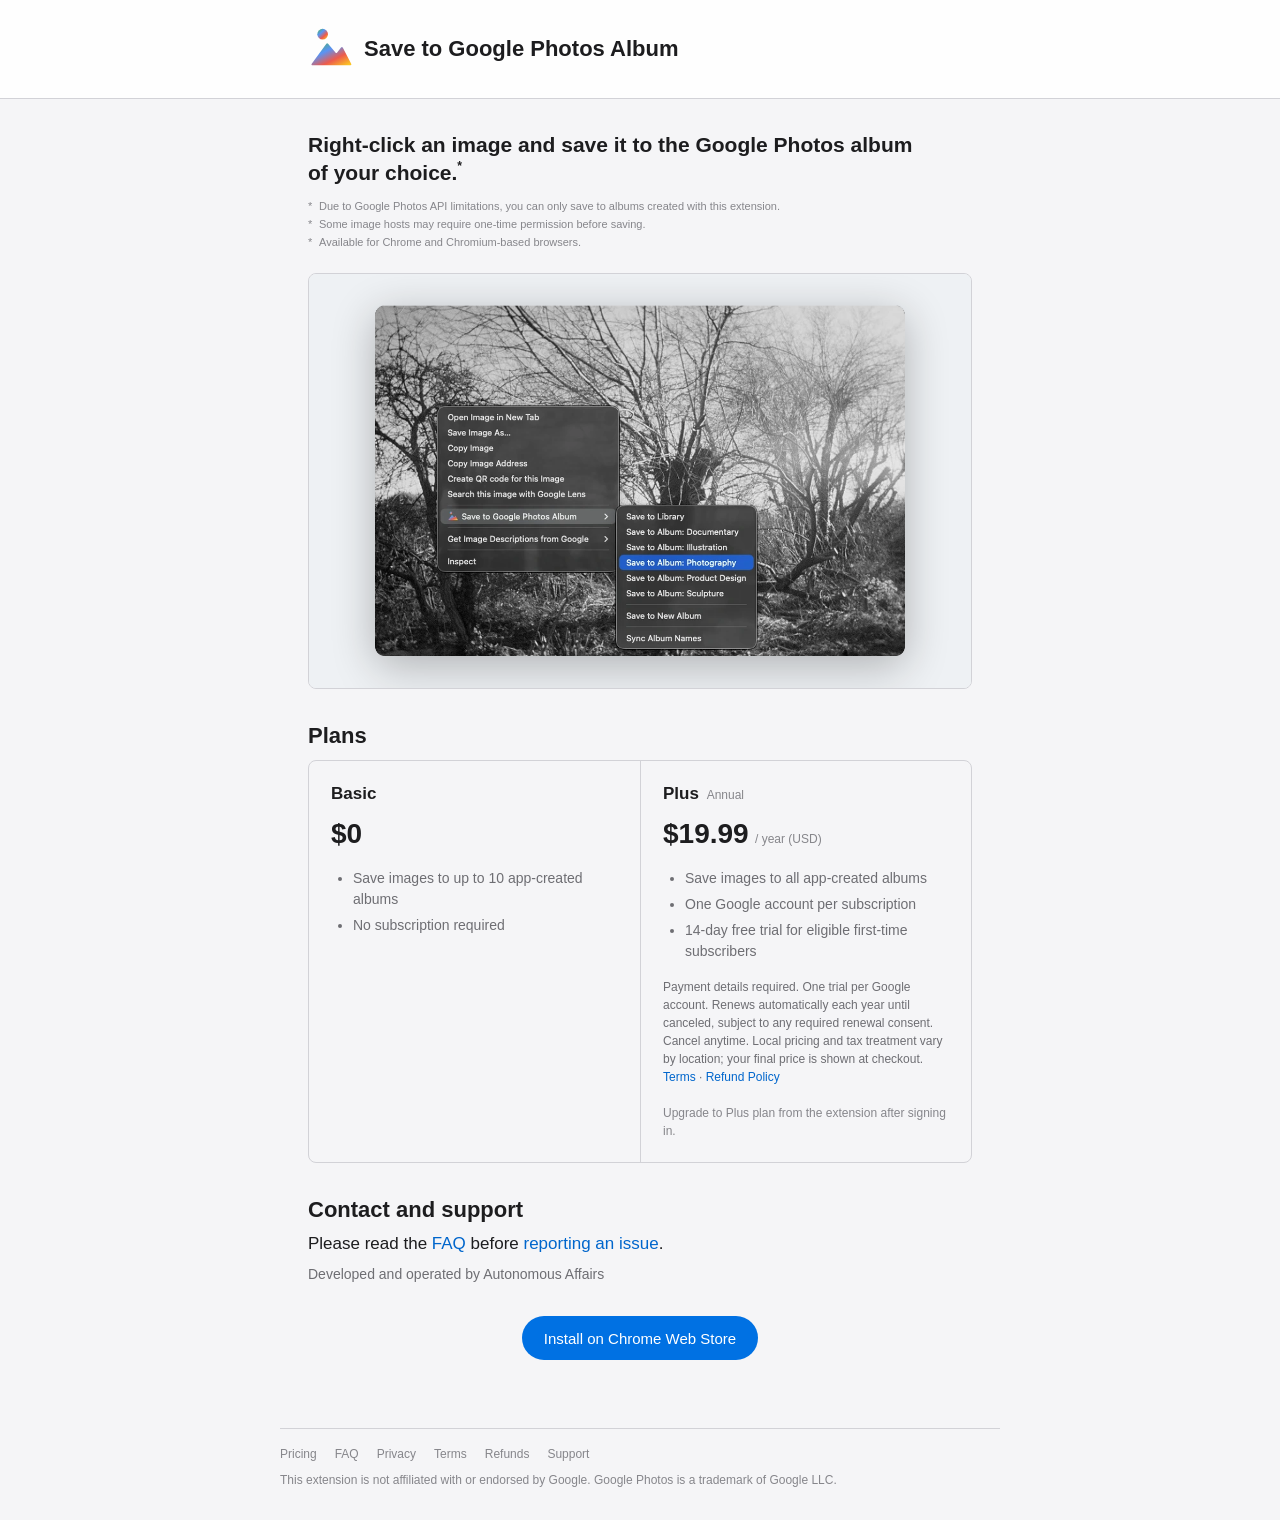
<file: index.html>
<!doctype html>
<html lang="en">
  <head>
    <meta charset="utf-8">
    <meta name="viewport" content="width=device-width, initial-scale=1">
    <link rel="icon" href="icon.svg" type="image/svg+xml">
    <link rel="canonical" href="https://save-to-album.com/">
    <meta name="description" content="Save images from the web directly to albums created with the Save to Google Photos Album Chrome extension.">
    <link rel="stylesheet" href="styles.css?v=5e6a2d0b78b3">
    <title>Save to Google Photos Album</title>
  </head>
  <body class="home-page">
    <header class="site-header">
      <nav class="site-nav" aria-label="Home">
        <a class="site-brand" href="./"><img src="icon.svg" alt=""><span>Save to Google Photos Album</span></a>
      </nav>
    </header>

    <main class="home-shell">
      <article class="home-card">
        <h1 class="tagline">Right-click an image and save it to the Google Photos album of your choice.<sup>*</sup></h1>
        <ul class="product-notes" aria-label="Compatibility and usage notes">
          <li>Due to Google Photos API limitations, you can only save to albums created with this extension.</li>
          <li>Some image hosts may require one-time permission before saving.</li>
          <li>Available for Chrome and Chromium-based browsers.</li>
        </ul>

        <section class="home-section demo-section" aria-label="Product demo">
          <figure class="demo-media">
            <img src="assets/right-click-menu.png" width="1280" height="800" alt="Chrome right-click menu showing Save to Library, Save to Album, and Save to New Album">
          </figure>
        </section>

        <section id="plans" class="home-section" aria-labelledby="plans-heading">
          <h2 id="plans-heading">Plans</h2>
          <div class="plans-grid">
            <article class="plan-option">
              <h3>Basic</h3>
              <p class="plan-price">$0</p>
              <ul>
                <li>Save images to up to 10 app-created albums</li>
                <li>No subscription required</li>
              </ul>
            </article>
            <article class="plan-option plan-plus">
              <h3>Plus <span>Annual</span></h3>
              <p class="plan-price">$19.99<span> / year (USD)</span></p>
              <ul>
                <li>Save images to all app-created albums</li>
                <li>One Google account per subscription</li>
                <li>14-day free trial for eligible first-time subscribers</li>
              </ul>
              <p class="renewal-disclosure">Payment details required. One trial per Google account. Renews automatically each year until canceled, subject to any required renewal consent. Cancel anytime. Local pricing and tax treatment vary by location; your final price is shown at checkout. <a href="terms/">Terms</a> &middot; <a href="refunds/">Refund Policy</a></p>
              <p class="plan-note">Upgrade to Plus plan from the extension after signing in.</p>
            </article>
          </div>
        </section>

        <section class="home-section" aria-labelledby="support-heading">
          <h2 id="support-heading">Contact and support</h2>
          <p>Please read the <a href="faq/">FAQ</a> before <a href="support/">reporting an issue</a>.</p>
          <p class="operator-note">Developed and operated by Autonomous Affairs</p>
        </section>

        <section class="install-section" aria-label="Install and usage notes">
          <div class="home-actions">
            <a class="button primary" href="https://chromewebstore.google.com/detail/plkmjbhjcapopbeencbedeekhghcpiho">Install on Chrome Web Store</a>
          </div>
        </section>
      </article>

      <footer class="home-footer">
        <nav aria-label="Footer navigation"><a href="#plans">Pricing</a><a href="faq/">FAQ</a><a href="privacy/">Privacy</a><a href="terms/">Terms</a><a href="refunds/">Refunds</a><a href="support/">Support</a></nav>
        <p>This extension is not affiliated with or endorsed by Google. Google Photos is a trademark of Google LLC.</p>
      </footer>
    </main>
  </body>
</html>
</file>
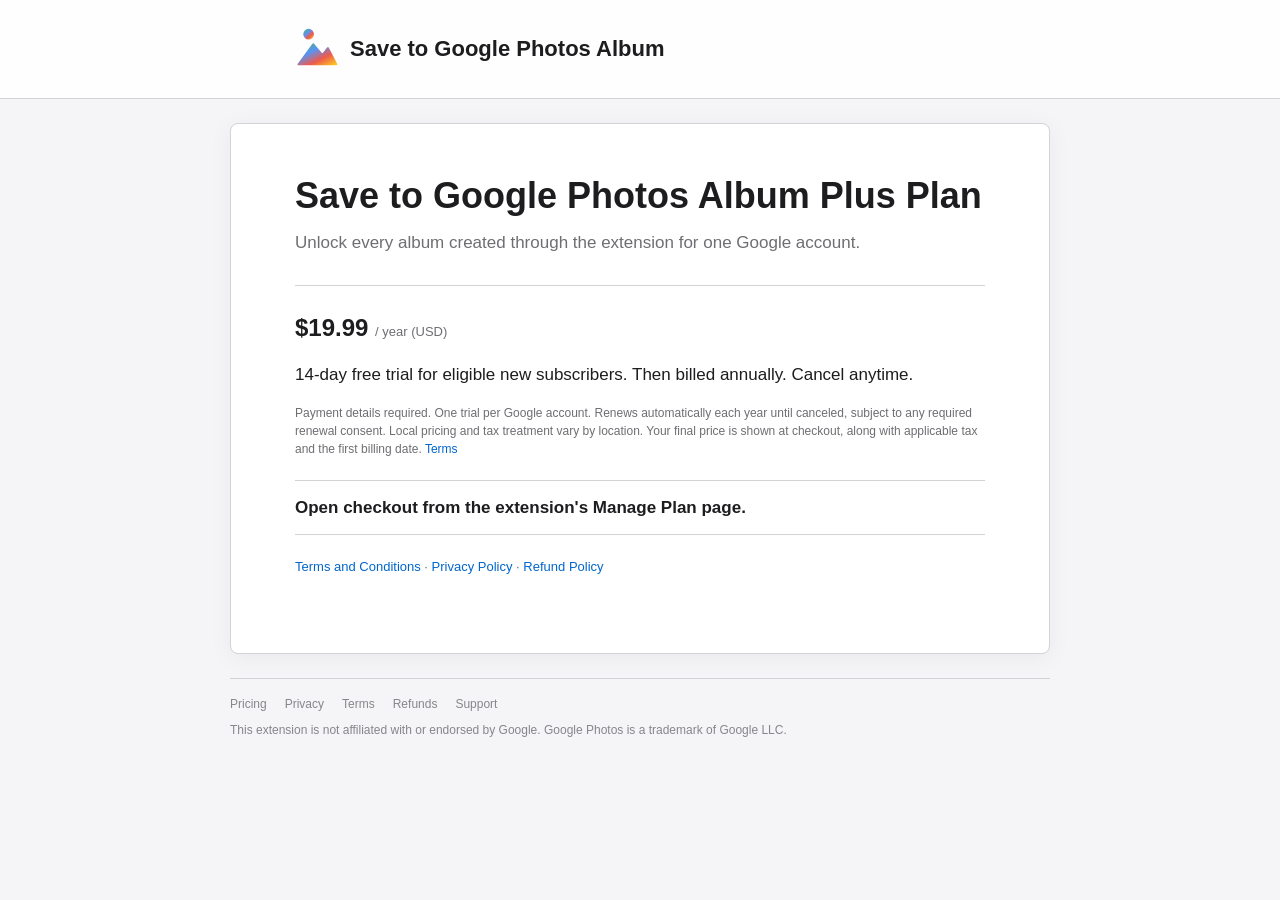
<file: checkout/index.html>
<!doctype html>
<html lang="en">
  <head>
    <meta charset="utf-8">
    <meta name="viewport" content="width=device-width, initial-scale=1">
    <link rel="icon" href="../icon.svg" type="image/svg+xml">
    <link rel="stylesheet" href="../styles.css?v=5e6a2d0b78b3">
    <meta name="robots" content="noindex">
    <title>Secure Checkout | Save to Google Photos Album</title>
    <script src="https://cdn.paddle.com/paddle/v2/paddle.js"></script>
    <script src="config.js?v=b755499bde01"></script>
  </head>
  <body class="checkout-page">
    <header class="site-header">
      <nav class="site-nav" aria-label="Home">
        <a class="site-brand" href="../"><img src="../icon.svg" alt=""><span>Save to Google Photos Album</span></a>
      </nav>
    </header>

    <main class="checkout-shell">
      <section class="checkout-copy">
        <p class="eyebrow">Secure checkout</p>
        <h1>Save to Google Photos Album Plus Plan</h1>
        <p>Unlock every album created through the extension for one Google account.</p>
      </section>

      <section class="checkout-panel" aria-labelledby="checkout-price">
        <p id="checkout-price" class="checkout-price">$19.99 <span>/ year (USD)</span></p>
        <p>14-day free trial for eligible new subscribers. Then billed annually. Cancel anytime.</p>
        <p class="renewal-disclosure">Payment details required. One trial per Google account. Renews automatically each year until canceled, subject to any required renewal consent. Local pricing and tax treatment vary by location. Your final price is shown at checkout, along with applicable tax and the first billing date. <a href="../terms/">Terms</a></p>
        <p id="status" class="checkout-status" role="status">Preparing secure checkout...</p>
        <p class="checkout-links"><a href="../terms/">Terms and Conditions</a> &middot; <a href="../privacy/">Privacy Policy</a> &middot; <a href="../refunds/">Refund Policy</a></p>
      </section>
    </main>
    <footer class="home-footer">
      <nav aria-label="Footer navigation"><a href="../#plans">Pricing</a><a href="../privacy/">Privacy</a><a href="../terms/">Terms</a><a href="../refunds/">Refunds</a><a href="../support/">Support</a></nav>
      <p>This extension is not affiliated with or endorsed by Google. Google Photos is a trademark of Google LLC.</p>
    </footer>
    <script src="checkout.js?v=d6591969898f"></script>
  </body>
</html>
</file>
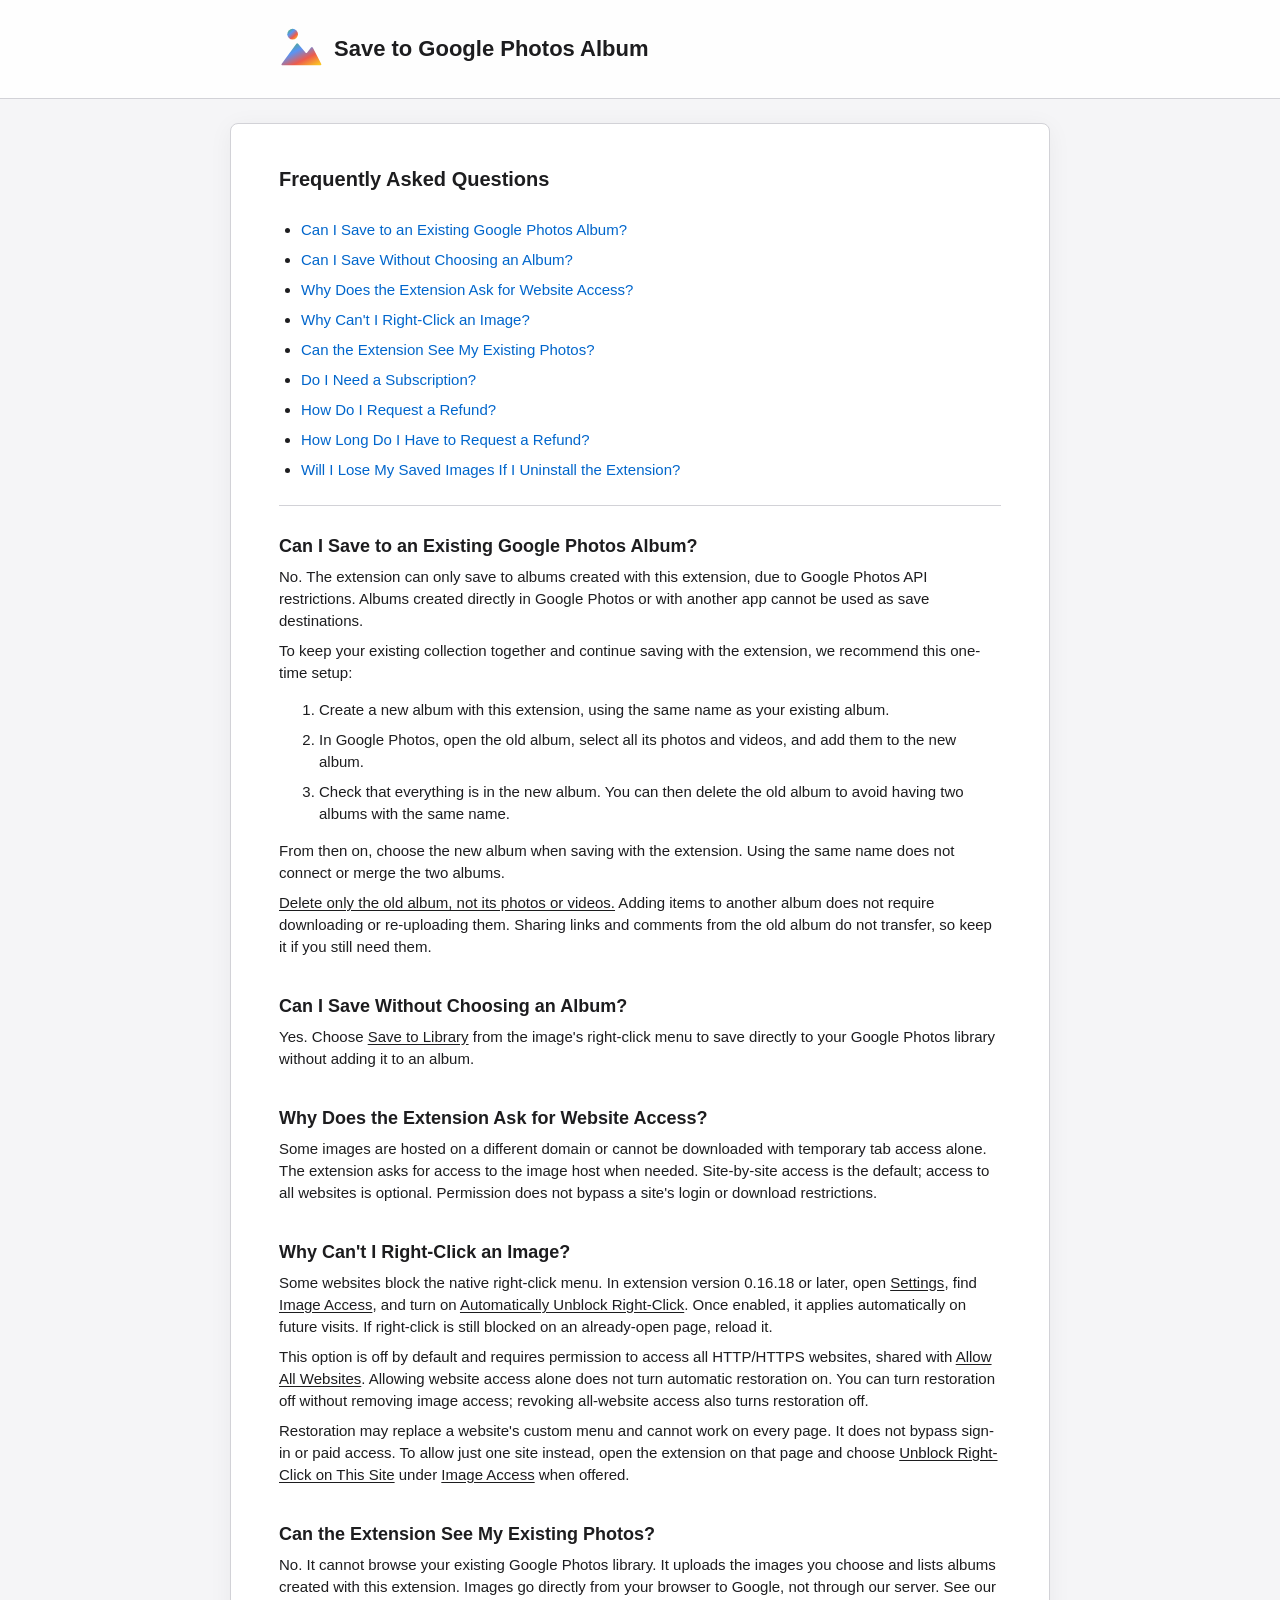
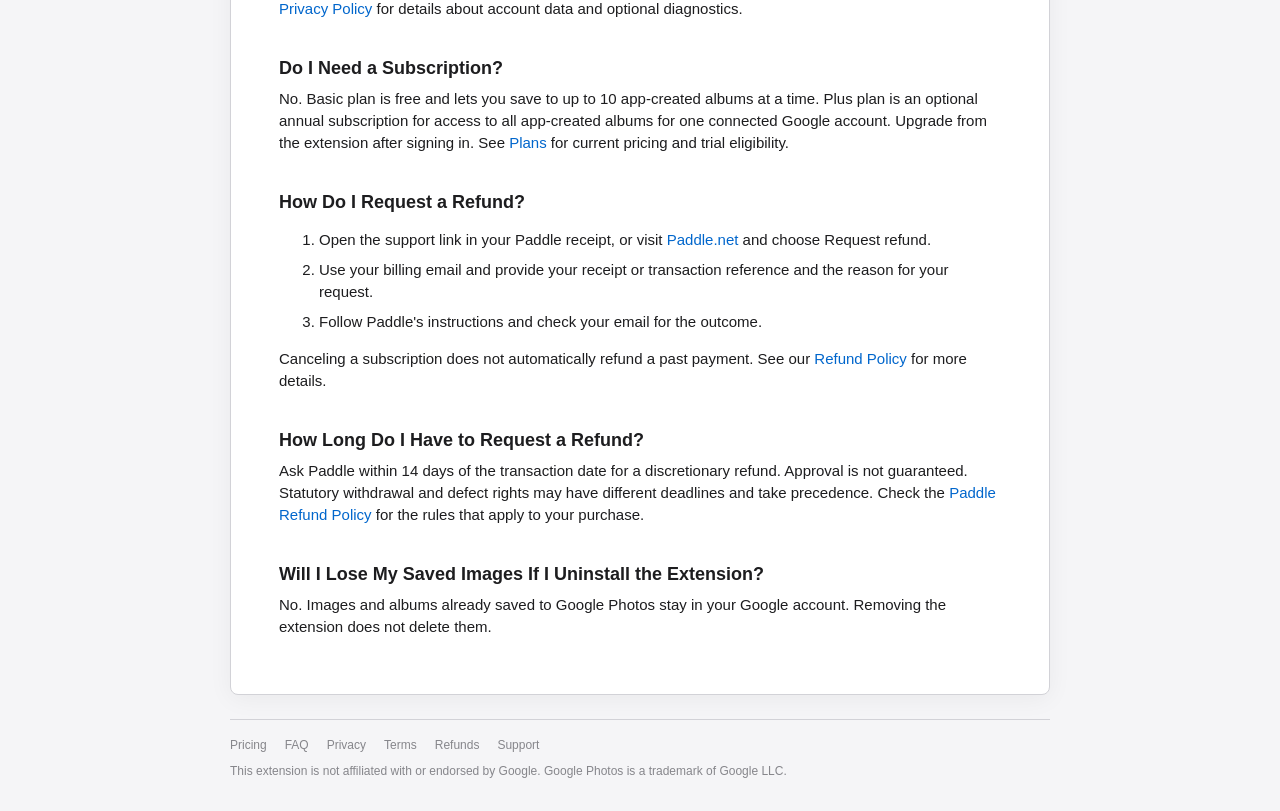
<file: faq/index.html>
<!doctype html>
<html lang="en">
  <head>
    <meta charset="utf-8">
    <meta name="viewport" content="width=device-width, initial-scale=1">
    <link rel="icon" href="../icon.svg" type="image/svg+xml">
    <link rel="canonical" href="https://save-to-album.com/faq/">
    <meta name="description" content="Answers about Google Photos albums, permissions, subscriptions, and how and when to request a refund.">
    <link rel="stylesheet" href="../styles.css?v=5e6a2d0b78b3">
    <title>FAQ | Save to Google Photos Album</title>
  </head>
  <body class="document-page faq-page">
    <header class="site-header">
      <nav class="site-nav" aria-label="Home">
        <a class="site-brand" href="../"><img src="../icon.svg" alt=""><span>Save to Google Photos Album</span></a>
      </nav>
    </header>
    <main>
      <header class="document-hero">
        <div class="page-width">
          <h1>Frequently Asked Questions</h1>
        </div>
      </header>
      <div class="page-width document-layout">
        <nav id="questions" class="faq-index document-content" aria-label="Questions">
          <ul>
            <li><a href="#existing-albums">Can I Save to an Existing Google Photos Album?</a></li>
            <li><a href="#save-to-library">Can I Save Without Choosing an Album?</a></li>
            <li><a href="#website-access">Why Does the Extension Ask for Website Access?</a></li>
            <li><a href="#right-click-blocked">Why Can't I Right-Click an Image?</a></li>
            <li><a href="#photo-privacy">Can the Extension See My Existing Photos?</a></li>
            <li><a href="#subscription">Do I Need a Subscription?</a></li>
            <li><a href="#refund-request">How Do I Request a Refund?</a></li>
            <li><a href="#refund-deadline">How Long Do I Have to Request a Refund?</a></li>
            <li><a href="#uninstall">Will I Lose My Saved Images If I Uninstall the Extension?</a></li>
          </ul>
        </nav>
        <article class="document-content faq-answers">
          <section aria-labelledby="existing-albums">
            <h2 id="existing-albums" tabindex="-1">Can I Save to an Existing Google Photos Album?</h2>
            <p>No. The extension can only save to albums created with this extension, due to Google Photos API restrictions. Albums created directly in Google Photos or with another app cannot be used as save destinations.</p>
            <p>To keep your existing collection together and continue saving with the extension, we recommend this one-time setup:</p>
            <ol>
              <li>Create a new album with this extension, using the same name as your existing album.</li>
              <li>In Google Photos, open the old album, select all its photos and videos, and add them to the new album.</li>
              <li>Check that everything is in the new album. You can then delete the old album to avoid having two albums with the same name.</li>
            </ol>
            <p>From then on, choose the new album when saving with the extension. Using the same name does not connect or merge the two albums.</p>
            <p><strong>Delete only the old album, not its photos or videos.</strong> Adding items to another album does not require downloading or re-uploading them. Sharing links and comments from the old album do not transfer, so keep it if you still need them.</p>
          </section>
          <section aria-labelledby="save-to-library">
            <h2 id="save-to-library" tabindex="-1">Can I Save Without Choosing an Album?</h2>
            <p>Yes. Choose <strong>Save to Library</strong> from the image's right-click menu to save directly to your Google Photos library without adding it to an album.</p>
          </section>
          <section aria-labelledby="website-access">
            <h2 id="website-access" tabindex="-1">Why Does the Extension Ask for Website Access?</h2>
            <p>Some images are hosted on a different domain or cannot be downloaded with temporary tab access alone. The extension asks for access to the image host when needed. Site-by-site access is the default; access to all websites is optional. Permission does not bypass a site's login or download restrictions.</p>
          </section>
          <section aria-labelledby="right-click-blocked">
            <h2 id="right-click-blocked" tabindex="-1">Why Can't I Right-Click an Image?</h2>
            <p>Some websites block the native right-click menu. In extension version 0.16.18 or later, open <strong>Settings</strong>, find <strong>Image Access</strong>, and turn on <strong>Automatically Unblock Right-Click</strong>. Once enabled, it applies automatically on future visits. If right-click is still blocked on an already-open page, reload it.</p>
            <p>This option is off by default and requires permission to access all HTTP/HTTPS websites, shared with <strong>Allow All Websites</strong>. Allowing website access alone does not turn automatic restoration on. You can turn restoration off without removing image access; revoking all-website access also turns restoration off.</p>
            <p>Restoration may replace a website's custom menu and cannot work on every page. It does not bypass sign-in or paid access. To allow just one site instead, open the extension on that page and choose <strong>Unblock Right-Click on This Site</strong> under <strong>Image Access</strong> when offered.</p>
          </section>
          <section aria-labelledby="photo-privacy">
            <h2 id="photo-privacy" tabindex="-1">Can the Extension See My Existing Photos?</h2>
            <p>No. It cannot browse your existing Google Photos library. It uploads the images you choose and lists albums created with this extension. Images go directly from your browser to Google, not through our server. See our <a href="../privacy/">Privacy Policy</a> for details about account data and optional diagnostics.</p>
          </section>
          <section aria-labelledby="subscription">
            <h2 id="subscription" tabindex="-1">Do I Need a Subscription?</h2>
            <p>No. Basic plan is free and lets you save to up to 10 app-created albums at a time. Plus plan is an optional annual subscription for access to all app-created albums for one connected Google account. Upgrade from the extension after signing in. See <a href="../#plans">Plans</a> for current pricing and trial eligibility.</p>
          </section>
          <section aria-labelledby="refund-request">
            <h2 id="refund-request" tabindex="-1">How Do I Request a Refund?</h2>
            <ol>
              <li>Open the support link in your Paddle receipt, or visit <a href="https://paddle.net">Paddle.net</a> and choose Request refund.</li>
              <li>Use your billing email and provide your receipt or transaction reference and the reason for your request.</li>
              <li>Follow Paddle's instructions and check your email for the outcome.</li>
            </ol>
            <p>Canceling a subscription does not automatically refund a past payment. See our <a href="../refunds/">Refund Policy</a> for more details.</p>
          </section>
          <section aria-labelledby="refund-deadline">
            <h2 id="refund-deadline" tabindex="-1">How Long Do I Have to Request a Refund?</h2>
            <p>Ask Paddle within 14 days of the transaction date for a discretionary refund. Approval is not guaranteed. Statutory withdrawal and defect rights may have different deadlines and take precedence. Check the <a href="https://www.paddle.com/legal/refund-policy">Paddle Refund Policy</a> for the rules that apply to your purchase.</p>
          </section>
          <section aria-labelledby="uninstall">
            <h2 id="uninstall" tabindex="-1">Will I Lose My Saved Images If I Uninstall the Extension?</h2>
            <p>No. Images and albums already saved to Google Photos stay in your Google account. Removing the extension does not delete them.</p>
          </section>
        </article>
      </div>
    </main>
    <footer class="home-footer">
      <nav aria-label="Footer navigation"><a href="../#plans">Pricing</a><a href="./" aria-current="page">FAQ</a><a href="../privacy/">Privacy</a><a href="../terms/">Terms</a><a href="../refunds/">Refunds</a><a href="../support/">Support</a></nav>
      <p>This extension is not affiliated with or endorsed by Google. Google Photos is a trademark of Google LLC.</p>
    </footer>
  </body>
</html>
</file>
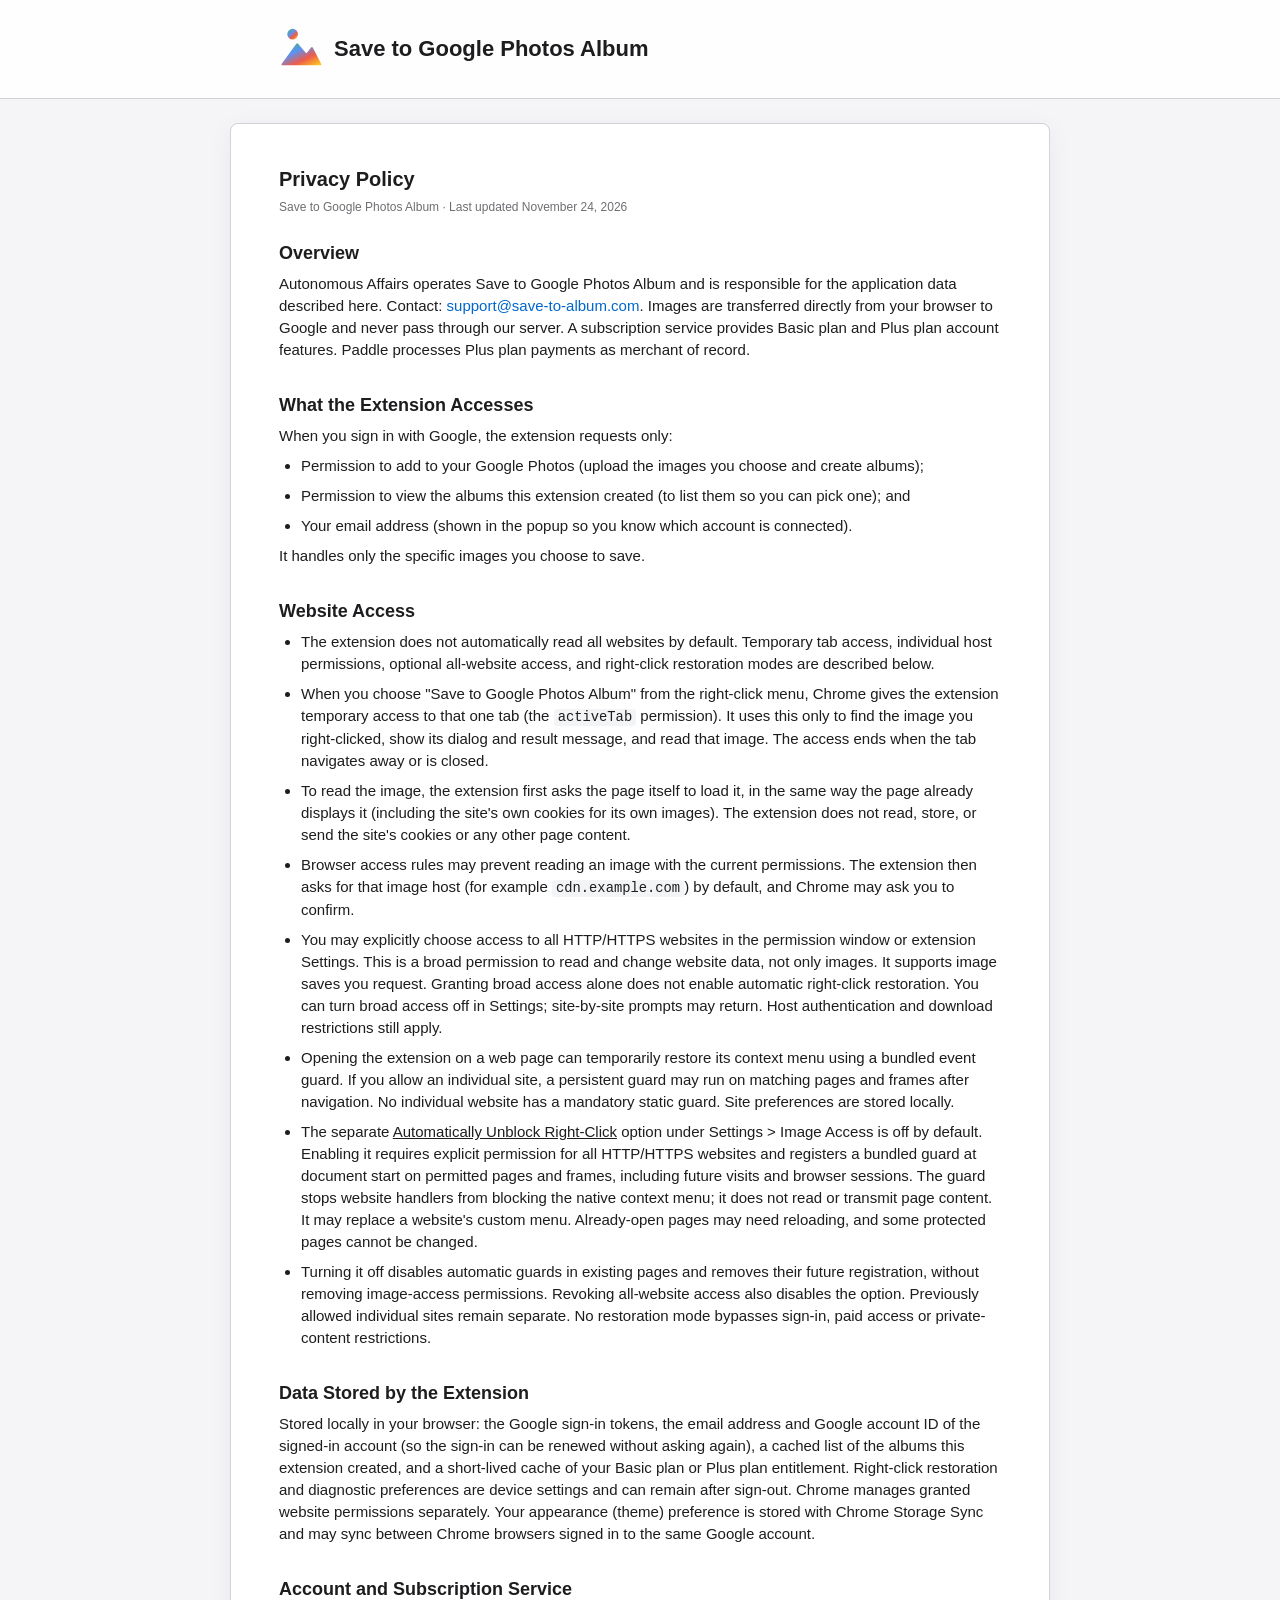
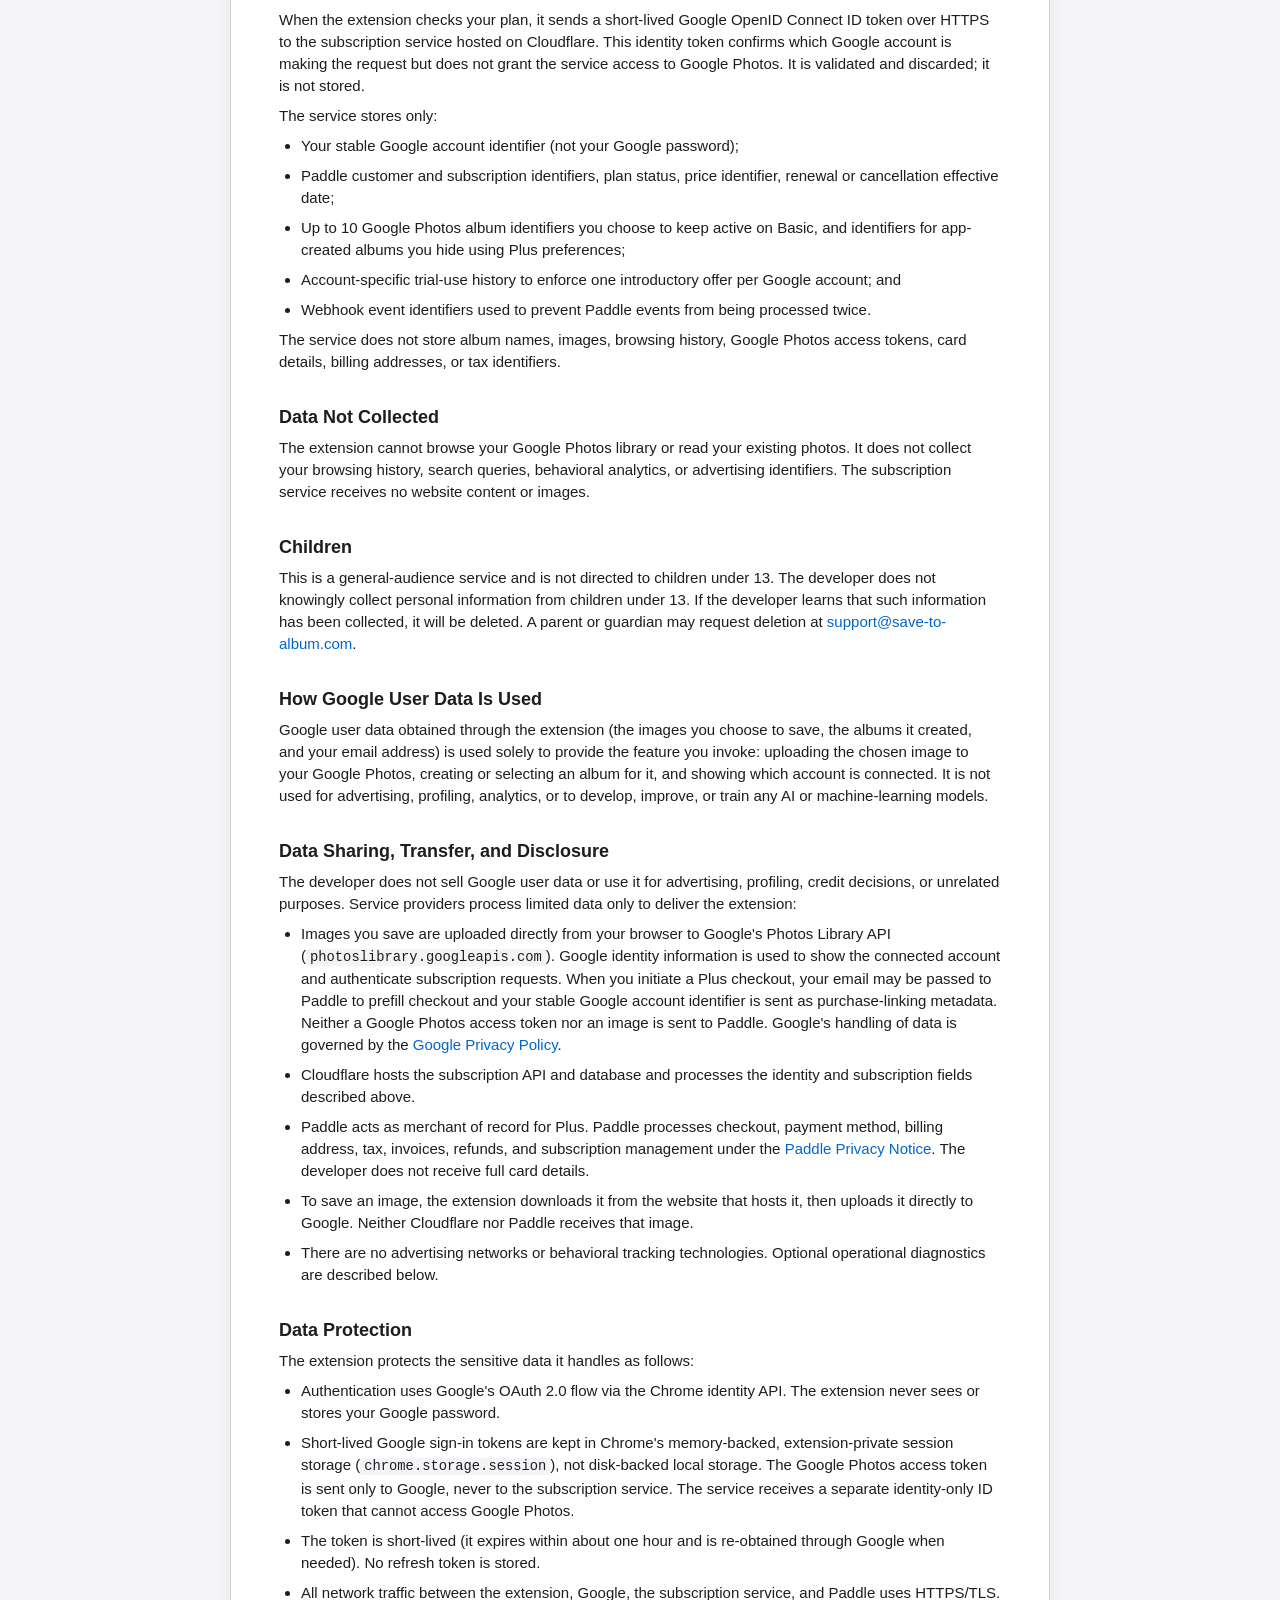
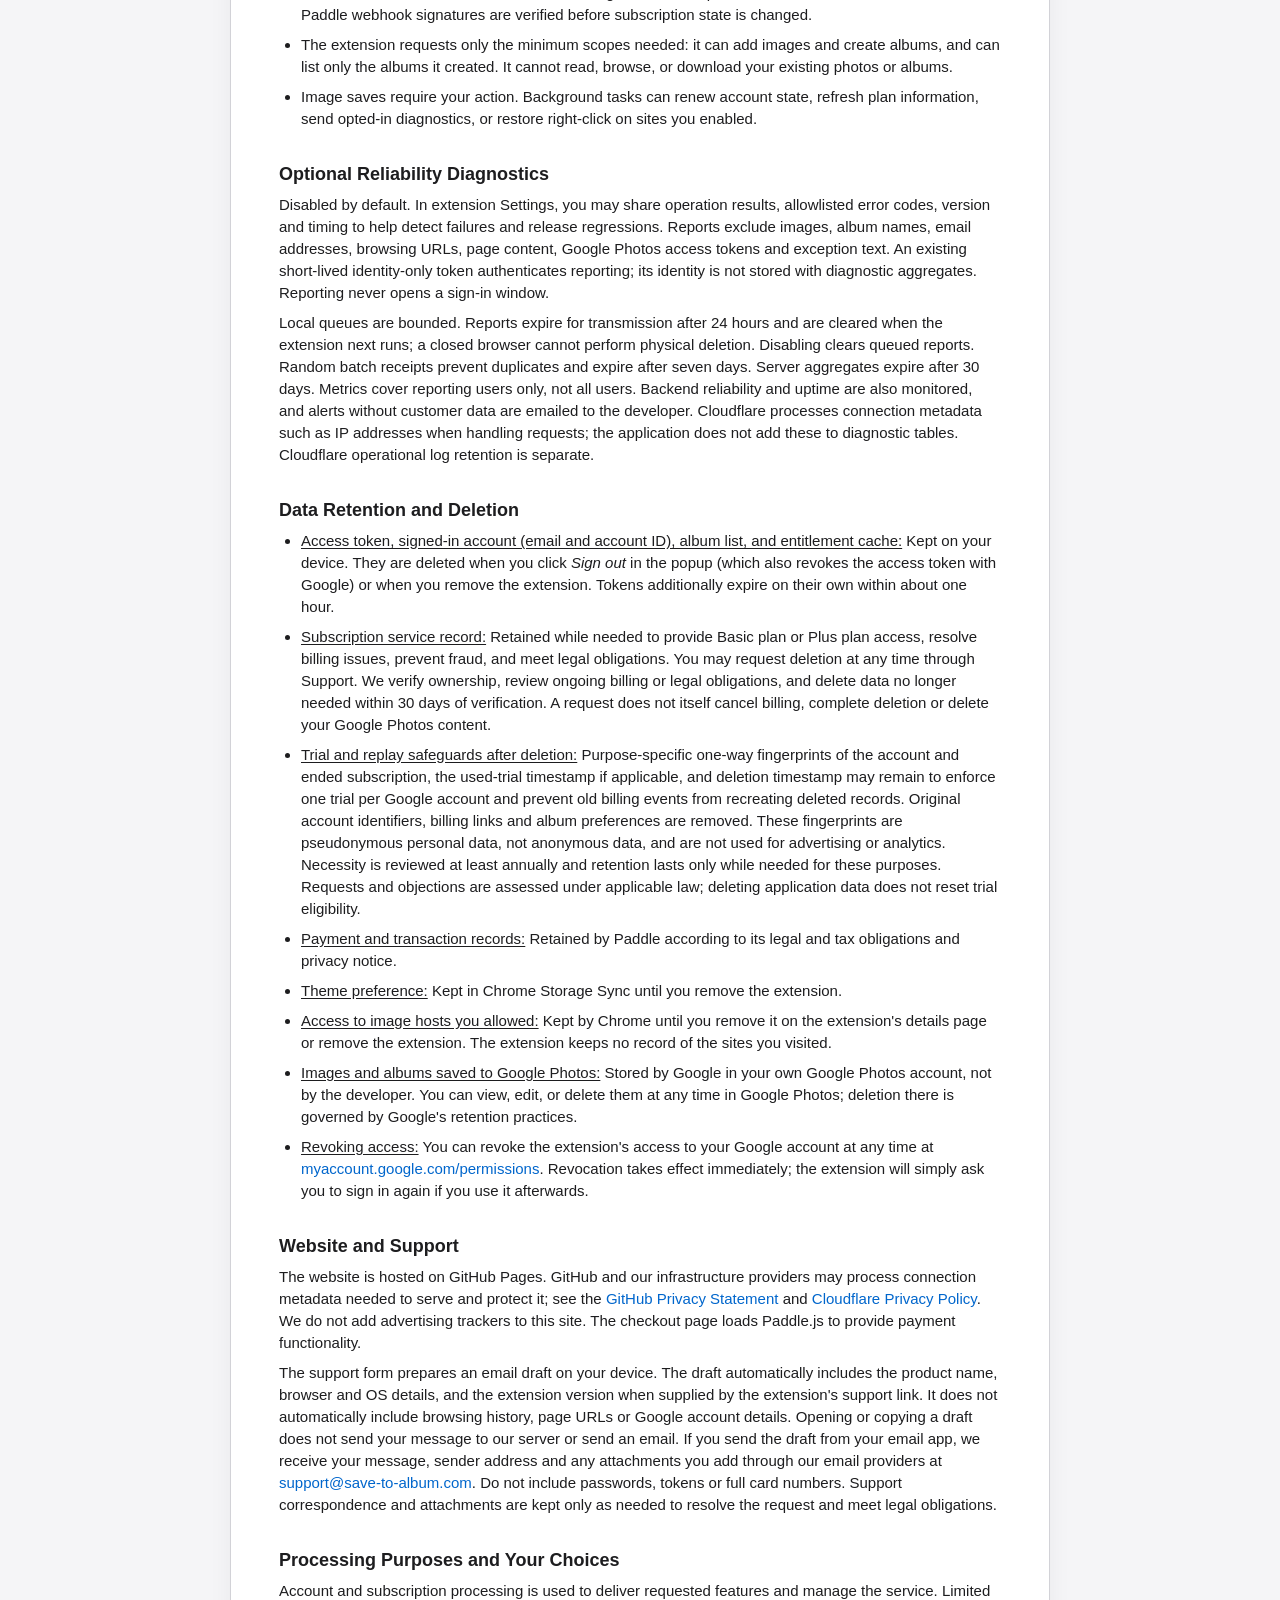
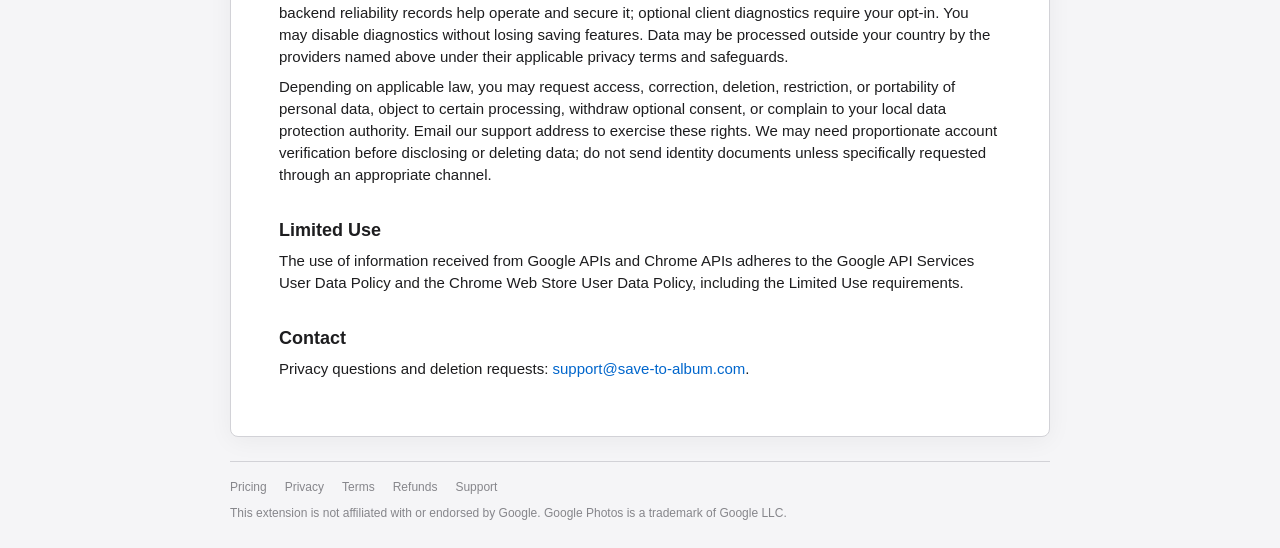
<file: privacy/index.html>
<!doctype html>
<html lang="en">
  <head>
    <meta charset="utf-8">
    <meta name="viewport" content="width=device-width, initial-scale=1">
    <link rel="icon" href="../icon.svg" type="image/svg+xml">
    <link rel="canonical" href="https://save-to-album.com/privacy/">
    <meta name="description" content="Privacy Policy for the Save to Google Photos Album Chrome extension">
    <link rel="stylesheet" href="../styles.css?v=5e6a2d0b78b3">
    <title>Privacy Policy | Save to Google Photos Album</title>
  </head>
  <body class="document-page">
    <header class="site-header">
      <nav class="site-nav" aria-label="Home">
        <a class="site-brand" href="../"><img src="../icon.svg" alt=""><span>Save to Google Photos Album</span></a>
      </nav>
    </header>

    <main>
      <header class="document-hero">
        <div class="page-width">
          <p class="eyebrow">Privacy</p>
          <h1>Privacy Policy</h1>
          <p class="updated">Save to Google Photos Album &middot; Last updated November 24, 2026</p>
        </div>
      </header>

      <div class="page-width document-layout">
        <aside class="document-aside">
          <strong>Privacy by scope</strong>
          <span>What the extension can access, what is stored, and how to delete it.</span>
        </aside>

        <article class="document-content" lang="en">
        <h2>Overview</h2>
        <p>Autonomous Affairs operates Save to Google Photos Album and is responsible for the application data described here. Contact: <a href="mailto:support@save-to-album.com">support@save-to-album.com</a>. Images are transferred directly from your browser to Google and never pass through our server. A subscription service provides Basic plan and Plus plan account features. Paddle processes Plus plan payments as merchant of record.</p>

        <h2>What the Extension Accesses</h2>
        <p>When you sign in with Google, the extension requests only:</p>
        <ul>
          <li>Permission to add to your Google Photos (upload the images you choose and create albums);</li>
          <li>Permission to view the albums this extension created (to list them so you can pick one); and</li>
          <li>Your email address (shown in the popup so you know which account is connected).</li>
        </ul>
        <p>It handles only the specific images you choose to save.</p>

        <h2>Website Access</h2>
        <ul>
          <li>The extension does not automatically read all websites by default. Temporary tab access, individual host permissions, optional all-website access, and right-click restoration modes are described below.</li>
          <li>When you choose "Save to Google Photos Album" from the right-click menu, Chrome gives the extension temporary access to that one tab (the <code>activeTab</code> permission). It uses this only to find the image you right-clicked, show its dialog and result message, and read that image. The access ends when the tab navigates away or is closed.</li>
          <li>To read the image, the extension first asks the page itself to load it, in the same way the page already displays it (including the site's own cookies for its own images). The extension does not read, store, or send the site's cookies or any other page content.</li>
          <li>Browser access rules may prevent reading an image with the current permissions. The extension then asks for that image host (for example <code>cdn.example.com</code>) by default, and Chrome may ask you to confirm.</li>
          <li>You may explicitly choose access to all HTTP/HTTPS websites in the permission window or extension Settings. This is a broad permission to read and change website data, not only images. It supports image saves you request. Granting broad access alone does not enable automatic right-click restoration. You can turn broad access off in Settings; site-by-site prompts may return. Host authentication and download restrictions still apply.</li>
          <li>Opening the extension on a web page can temporarily restore its context menu using a bundled event guard. If you allow an individual site, a persistent guard may run on matching pages and frames after navigation. No individual website has a mandatory static guard. Site preferences are stored locally.</li>
          <li>The separate <u>Automatically Unblock Right-Click</u> option under Settings &gt; Image Access is off by default. Enabling it requires explicit permission for all HTTP/HTTPS websites and registers a bundled guard at document start on permitted pages and frames, including future visits and browser sessions. The guard stops website handlers from blocking the native context menu; it does not read or transmit page content. It may replace a website's custom menu. Already-open pages may need reloading, and some protected pages cannot be changed.</li>
          <li>Turning it off disables automatic guards in existing pages and removes their future registration, without removing image-access permissions. Revoking all-website access also disables the option. Previously allowed individual sites remain separate. No restoration mode bypasses sign-in, paid access or private-content restrictions.</li>
        </ul>

        <h2>Data Stored by the Extension</h2>
        <p>Stored locally in your browser: the Google sign-in tokens, the email address and Google account ID of the signed-in account (so the sign-in can be renewed without asking again), a cached list of the albums this extension created, and a short-lived cache of your Basic plan or Plus plan entitlement. Right-click restoration and diagnostic preferences are device settings and can remain after sign-out. Chrome manages granted website permissions separately. Your appearance (theme) preference is stored with Chrome Storage Sync and may sync between Chrome browsers signed in to the same Google account.</p>

        <h2>Account and Subscription Service</h2>
        <p>When the extension checks your plan, it sends a short-lived Google OpenID Connect ID token over HTTPS to the subscription service hosted on Cloudflare. This identity token confirms which Google account is making the request but does not grant the service access to Google Photos. It is validated and discarded; it is not stored.</p>
        <p>The service stores only:</p>
        <ul>
          <li>Your stable Google account identifier (not your Google password);</li>
          <li>Paddle customer and subscription identifiers, plan status, price identifier, renewal or cancellation effective date;</li>
          <li>Up to 10 Google Photos album identifiers you choose to keep active on Basic, and identifiers for app-created albums you hide using Plus preferences;</li>
          <li>Account-specific trial-use history to enforce one introductory offer per Google account; and</li>
          <li>Webhook event identifiers used to prevent Paddle events from being processed twice.</li>
        </ul>
        <p>The service does not store album names, images, browsing history, Google Photos access tokens, card details, billing addresses, or tax identifiers.</p>

        <h2>Data Not Collected</h2>
        <p>The extension cannot browse your Google Photos library or read your existing photos. It does not collect your browsing history, search queries, behavioral analytics, or advertising identifiers. The subscription service receives no website content or images.</p>

        <h2>Children</h2>
        <p>This is a general-audience service and is not directed to children under 13. The developer does not knowingly collect personal information from children under 13. If the developer learns that such information has been collected, it will be deleted. A parent or guardian may request deletion at <a href="mailto:support@save-to-album.com">support@save-to-album.com</a>.</p>

        <h2>How Google User Data Is Used</h2>
        <p>Google user data obtained through the extension (the images you choose to save, the albums it created, and your email address) is used solely to provide the feature you invoke: uploading the chosen image to your Google Photos, creating or selecting an album for it, and showing which account is connected. It is not used for advertising, profiling, analytics, or to develop, improve, or train any AI or machine-learning models.</p>

        <h2>Data Sharing, Transfer, and Disclosure</h2>
        <p>The developer does not sell Google user data or use it for advertising, profiling, credit decisions, or unrelated purposes. Service providers process limited data only to deliver the extension:</p>
        <ul>
          <li>Images you save are uploaded directly from your browser to Google's Photos Library API (<code>photoslibrary.googleapis.com</code>). Google identity information is used to show the connected account and authenticate subscription requests. When you initiate a Plus checkout, your email may be passed to Paddle to prefill checkout and your stable Google account identifier is sent as purchase-linking metadata. Neither a Google Photos access token nor an image is sent to Paddle. Google's handling of data is governed by the <a href="https://policies.google.com/privacy" target="_blank" rel="noopener">Google Privacy Policy</a>.</li>
          <li>Cloudflare hosts the subscription API and database and processes the identity and subscription fields described above.</li>
          <li>Paddle acts as merchant of record for Plus. Paddle processes checkout, payment method, billing address, tax, invoices, refunds, and subscription management under the <a href="https://www.paddle.com/legal/privacy" target="_blank" rel="noopener">Paddle Privacy Notice</a>. The developer does not receive full card details.</li>
          <li>To save an image, the extension downloads it from the website that hosts it, then uploads it directly to Google. Neither Cloudflare nor Paddle receives that image.</li>
          <li>There are no advertising networks or behavioral tracking technologies. Optional operational diagnostics are described below.</li>
        </ul>

        <h2>Data Protection</h2>
        <p>The extension protects the sensitive data it handles as follows:</p>
        <ul>
          <li>Authentication uses Google's OAuth 2.0 flow via the Chrome identity API. The extension never sees or stores your Google password.</li>
          <li>Short-lived Google sign-in tokens are kept in Chrome's memory-backed, extension-private session storage (<code>chrome.storage.session</code>), not disk-backed local storage. The Google Photos access token is sent only to Google, never to the subscription service. The service receives a separate identity-only ID token that cannot access Google Photos.</li>
          <li>The token is short-lived (it expires within about one hour and is re-obtained through Google when needed). No refresh token is stored.</li>
          <li>All network traffic between the extension, Google, the subscription service, and Paddle uses HTTPS/TLS. Paddle webhook signatures are verified before subscription state is changed.</li>
          <li>The extension requests only the minimum scopes needed: it can add images and create albums, and can list only the albums it created. It cannot read, browse, or download your existing photos or albums.</li>
          <li>Image saves require your action. Background tasks can renew account state, refresh plan information, send opted-in diagnostics, or restore right-click on sites you enabled.</li>
        </ul>

        <h2>Optional Reliability Diagnostics</h2>
        <p>Disabled by default. In extension Settings, you may share operation results, allowlisted error codes, version and timing to help detect failures and release regressions. Reports exclude images, album names, email addresses, browsing URLs, page content, Google Photos access tokens and exception text. An existing short-lived identity-only token authenticates reporting; its identity is not stored with diagnostic aggregates. Reporting never opens a sign-in window.</p>
        <p>Local queues are bounded. Reports expire for transmission after 24 hours and are cleared when the extension next runs; a closed browser cannot perform physical deletion. Disabling clears queued reports. Random batch receipts prevent duplicates and expire after seven days. Server aggregates expire after 30 days. Metrics cover reporting users only, not all users. Backend reliability and uptime are also monitored, and alerts without customer data are emailed to the developer. Cloudflare processes connection metadata such as IP addresses when handling requests; the application does not add these to diagnostic tables. Cloudflare operational log retention is separate.</p>
        <h2>Data Retention and Deletion</h2>
        <ul>
          <li><strong>Access token, signed-in account (email and account ID), album list, and entitlement cache:</strong> Kept on your device. They are deleted when you click <em>Sign out</em> in the popup (which also revokes the access token with Google) or when you remove the extension. Tokens additionally expire on their own within about one hour.</li>
          <li><strong>Subscription service record:</strong> Retained while needed to provide Basic plan or Plus plan access, resolve billing issues, prevent fraud, and meet legal obligations. You may request deletion at any time through Support. We verify ownership, review ongoing billing or legal obligations, and delete data no longer needed within 30 days of verification. A request does not itself cancel billing, complete deletion or delete your Google Photos content.</li>
          <li><strong>Trial and replay safeguards after deletion:</strong> Purpose-specific one-way fingerprints of the account and ended subscription, the used-trial timestamp if applicable, and deletion timestamp may remain to enforce one trial per Google account and prevent old billing events from recreating deleted records. Original account identifiers, billing links and album preferences are removed. These fingerprints are pseudonymous personal data, not anonymous data, and are not used for advertising or analytics. Necessity is reviewed at least annually and retention lasts only while needed for these purposes. Requests and objections are assessed under applicable law; deleting application data does not reset trial eligibility.</li>
          <li><strong>Payment and transaction records:</strong> Retained by Paddle according to its legal and tax obligations and privacy notice.</li>
          <li><strong>Theme preference:</strong> Kept in Chrome Storage Sync until you remove the extension.</li>
          <li><strong>Access to image hosts you allowed:</strong> Kept by Chrome until you remove it on the extension's details page or remove the extension. The extension keeps no record of the sites you visited.</li>
          <li><strong>Images and albums saved to Google Photos:</strong> Stored by Google in your own Google Photos account, not by the developer. You can view, edit, or delete them at any time in Google Photos; deletion there is governed by Google's retention practices.</li>
          <li><strong>Revoking access:</strong> You can revoke the extension's access to your Google account at any time at <a href="https://myaccount.google.com/permissions" target="_blank" rel="noopener">myaccount.google.com/permissions</a>. Revocation takes effect immediately; the extension will simply ask you to sign in again if you use it afterwards.</li>
        </ul>

        <h2>Website and Support</h2>
        <p>The website is hosted on GitHub Pages. GitHub and our infrastructure providers may process connection metadata needed to serve and protect it; see the <a href="https://docs.github.com/en/site-policy/privacy-policies/github-general-privacy-statement">GitHub Privacy Statement</a> and <a href="https://www.cloudflare.com/privacypolicy/">Cloudflare Privacy Policy</a>. We do not add advertising trackers to this site. The checkout page loads Paddle.js to provide payment functionality.</p>
        <p>The support form prepares an email draft on your device. The draft automatically includes the product name, browser and OS details, and the extension version when supplied by the extension's support link. It does not automatically include browsing history, page URLs or Google account details. Opening or copying a draft does not send your message to our server or send an email. If you send the draft from your email app, we receive your message, sender address and any attachments you add through our email providers at <a href="mailto:support@save-to-album.com">support@save-to-album.com</a>. Do not include passwords, tokens or full card numbers. Support correspondence and attachments are kept only as needed to resolve the request and meet legal obligations.</p>

        <h2>Processing Purposes and Your Choices</h2>
        <p>Account and subscription processing is used to deliver requested features and manage the service. Limited backend reliability records help operate and secure it; optional client diagnostics require your opt-in. You may disable diagnostics without losing saving features. Data may be processed outside your country by the providers named above under their applicable privacy terms and safeguards.</p>
        <p>Depending on applicable law, you may request access, correction, deletion, restriction, or portability of personal data, object to certain processing, withdraw optional consent, or complain to your local data protection authority. Email our support address to exercise these rights. We may need proportionate account verification before disclosing or deleting data; do not send identity documents unless specifically requested through an appropriate channel.</p>

        <h2>Limited Use</h2>
        <p>The use of information received from Google APIs and Chrome APIs adheres to the Google API Services User Data Policy and the Chrome Web Store User Data Policy, including the Limited Use requirements.</p>

        <h2>Contact</h2>
        <p>Privacy questions and deletion requests: <a href="mailto:support@save-to-album.com">support@save-to-album.com</a>.</p>
        </article>
      </div>
    </main>

    <footer class="home-footer">
      <nav aria-label="Footer navigation"><a href="../#plans">Pricing</a><a href="./">Privacy</a><a href="../terms/">Terms</a><a href="../refunds/">Refunds</a><a href="../support/">Support</a></nav>
      <p>This extension is not affiliated with or endorsed by Google. Google Photos is a trademark of Google LLC.</p>
    </footer>
  </body>
</html>
</file>
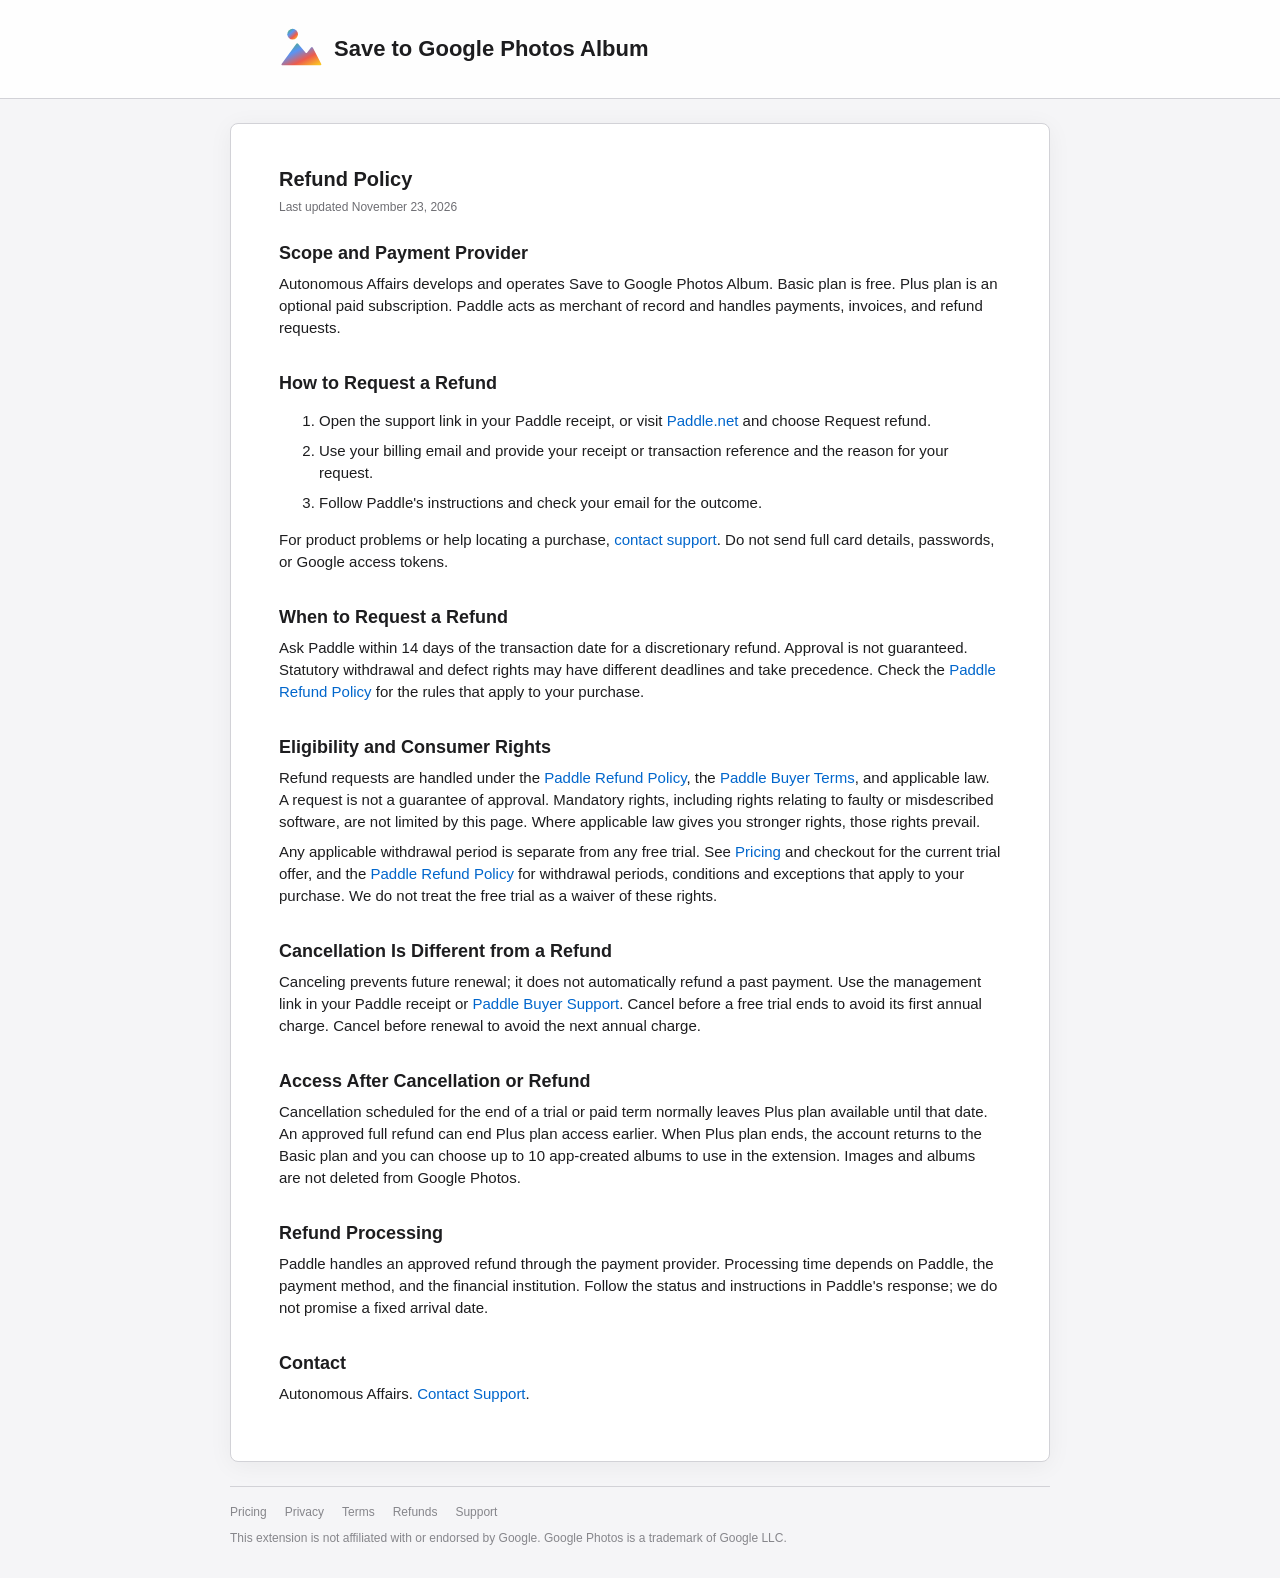
<file: refunds/index.html>
<!doctype html>
<html lang="en">
  <head>
    <meta charset="utf-8">
    <meta name="viewport" content="width=device-width, initial-scale=1">
    <link rel="icon" href="../icon.svg" type="image/svg+xml">
    <link rel="canonical" href="https://save-to-album.com/refunds/">
    <link rel="stylesheet" href="../styles.css?v=5e6a2d0b78b3">
    <meta name="description" content="Cancellation, refunds, and consumer rights for Save to Google Photos Album Plus.">
    <title>Refund Policy | Save to Google Photos Album</title>
  </head>
  <body class="document-page">
    <header class="site-header">
      <nav class="site-nav" aria-label="Home">
        <a class="site-brand" href="../"><img src="../icon.svg" alt=""><span>Save to Google Photos Album</span></a>
      </nav>
    </header>
    <main>
      <header class="document-hero">
        <div class="page-width">
          <h1>Refund Policy</h1>
          <p class="updated">Last updated November 23, 2026</p>
        </div>
      </header>
      <div class="page-width document-layout">
        <article class="document-content">
          <h2>Scope and Payment Provider</h2>
          <p>Autonomous Affairs develops and operates Save to Google Photos Album. Basic plan is free. Plus plan is an optional paid subscription. Paddle acts as merchant of record and handles payments, invoices, and refund requests.</p>
          <h2>How to Request a Refund</h2>
          <ol>
            <li>Open the support link in your Paddle receipt, or visit <a href="https://paddle.net">Paddle.net</a> and choose Request refund.</li>
            <li>Use your billing email and provide your receipt or transaction reference and the reason for your request.</li>
            <li>Follow Paddle's instructions and check your email for the outcome.</li>
          </ol>
          <p>For product problems or help locating a purchase, <a href="../support/">contact support</a>. Do not send full card details, passwords, or Google access tokens.</p>
          <h2>When to Request a Refund</h2>
          <p>Ask Paddle within 14 days of the transaction date for a discretionary refund. Approval is not guaranteed. Statutory withdrawal and defect rights may have different deadlines and take precedence. Check the <a href="https://www.paddle.com/legal/refund-policy">Paddle Refund Policy</a> for the rules that apply to your purchase.</p>
          <h2>Eligibility and Consumer Rights</h2>
          <p>Refund requests are handled under the <a href="https://www.paddle.com/legal/refund-policy">Paddle Refund Policy</a>, the <a href="https://www.paddle.com/legal/buyer-terms">Paddle Buyer Terms</a>, and applicable law. A request is not a guarantee of approval. Mandatory rights, including rights relating to faulty or misdescribed software, are not limited by this page. Where applicable law gives you stronger rights, those rights prevail.</p>
          <p>Any applicable withdrawal period is separate from any free trial. See <a href="../#plans">Pricing</a> and checkout for the current trial offer, and the <a href="https://www.paddle.com/legal/refund-policy">Paddle Refund Policy</a> for withdrawal periods, conditions and exceptions that apply to your purchase. We do not treat the free trial as a waiver of these rights.</p>
          <h2>Cancellation Is Different from a Refund</h2>
          <p>Canceling prevents future renewal; it does not automatically refund a past payment. Use the management link in your Paddle receipt or <a href="https://paddle.net">Paddle Buyer Support</a>. Cancel before a free trial ends to avoid its first annual charge. Cancel before renewal to avoid the next annual charge.</p>
          <h2>Access After Cancellation or Refund</h2>
          <p>Cancellation scheduled for the end of a trial or paid term normally leaves Plus plan available until that date. An approved full refund can end Plus plan access earlier. When Plus plan ends, the account returns to the Basic plan and you can choose up to 10 app-created albums to use in the extension. Images and albums are not deleted from Google Photos.</p>
          <h2>Refund Processing</h2>
          <p>Paddle handles an approved refund through the payment provider. Processing time depends on Paddle, the payment method, and the financial institution. Follow the status and instructions in Paddle's response; we do not promise a fixed arrival date.</p>
          <h2>Contact</h2>
          <p>Autonomous Affairs. <a href="../support/">Contact Support</a>.</p>
        </article>
      </div>
    </main>
    <footer class="home-footer">
      <nav aria-label="Footer navigation"><a href="../#plans">Pricing</a><a href="../privacy/">Privacy</a><a href="../terms/">Terms</a><a href="./">Refunds</a><a href="../support/">Support</a></nav>
      <p>This extension is not affiliated with or endorsed by Google. Google Photos is a trademark of Google LLC.</p>
    </footer>
  </body>
</html>
</file>
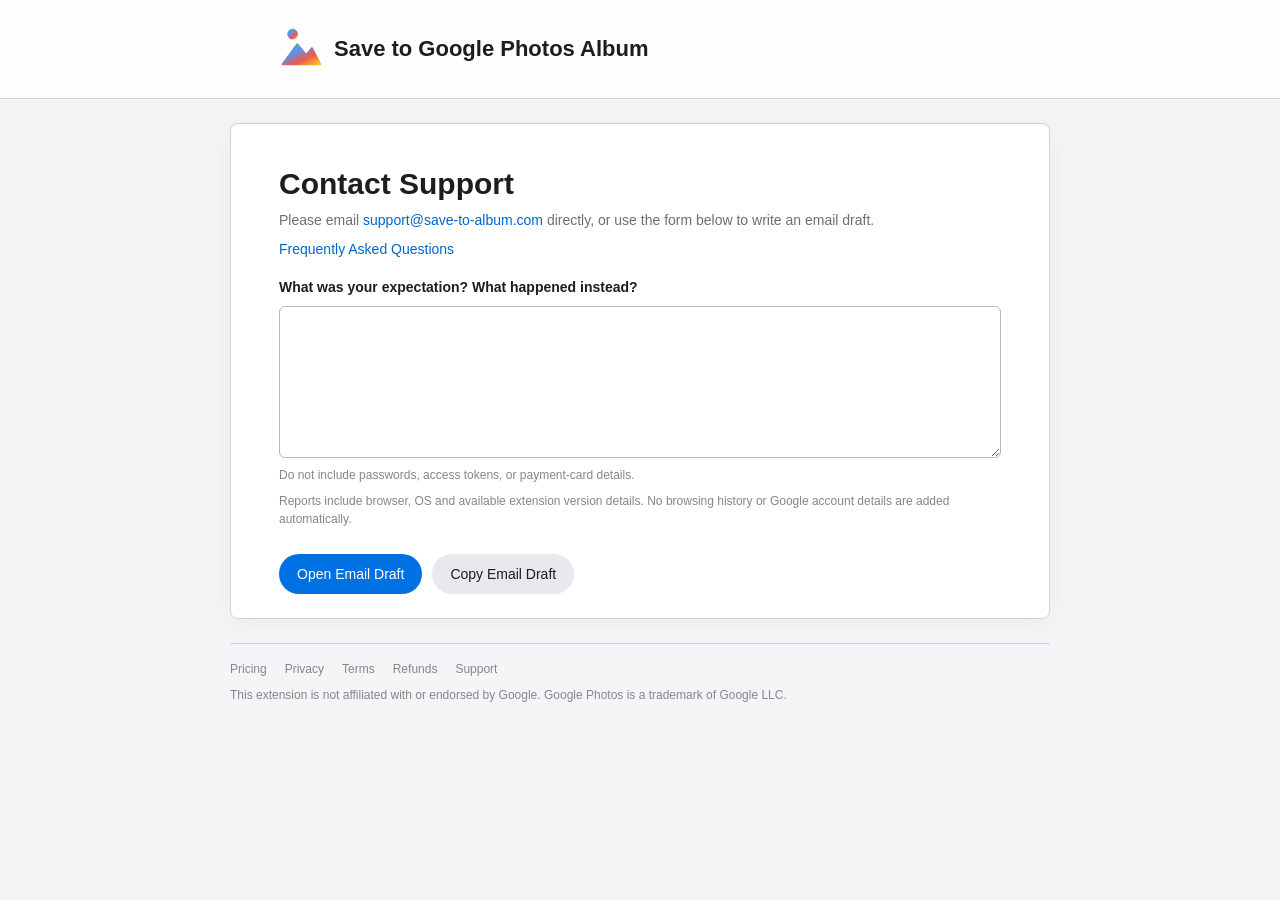
<file: support/index.html>
<!doctype html>
<html lang="en">
  <head>
    <meta charset="utf-8">
    <meta name="viewport" content="width=device-width, initial-scale=1">
    <link rel="icon" href="../icon.svg" type="image/svg+xml">
    <link rel="canonical" href="https://save-to-album.com/support/">
    <meta name="description" content="Report an issue with the Save to Google Photos Album extension.">
    <link rel="stylesheet" href="../styles.css?v=5e6a2d0b78b3">
    <title>Contact Support | Save to Google Photos Album</title>
  </head>
  <body class="support-page">
    <header class="site-header">
      <nav class="site-nav" aria-label="Home">
        <a class="site-brand" href="../"><img src="../icon.svg" alt=""><span>Save to Google Photos Album</span></a>
      </nav>
    </header>

    <main class="support-shell">
      <header class="support-heading">
        <h1>Contact Support</h1>
        <p>Please email <a href="mailto:support@save-to-album.com">support@save-to-album.com</a> directly, or use the form below to write an email draft.</p>
        <p><a href="../faq/">Frequently Asked Questions</a></p>
      </header>

      <form id="issueForm" class="support-form">
        <label for="message">What was your expectation? What happened instead?</label>
        <textarea id="message" name="message" rows="6" maxlength="4000" required></textarea>
        <p class="form-note">Do not include passwords, access tokens, or payment-card details.</p>
        <p class="form-note">Reports include browser, OS and available extension version details. No browsing history or Google account details are added automatically.</p>

        <div class="form-actions">
          <button class="button primary" type="submit">Open Email Draft</button>
          <button id="copyDraft" class="button secondary" type="button">Copy Email Draft</button>
        </div>
        <p id="formStatus" class="form-status" role="status" aria-live="polite"></p>
      </form>

      <noscript><p>JavaScript is required to prepare an email draft. No email has been sent.</p></noscript>
    </main>

    <footer class="home-footer">
      <nav aria-label="Footer navigation"><a href="../#plans">Pricing</a><a href="../privacy/">Privacy</a><a href="../terms/">Terms</a><a href="../refunds/">Refunds</a><a href="./">Support</a></nav>
      <p>This extension is not affiliated with or endorsed by Google. Google Photos is a trademark of Google LLC.</p>
    </footer>
    <script src="support.js?v=20261124-support-email"></script>
  </body>
</html>
</file>
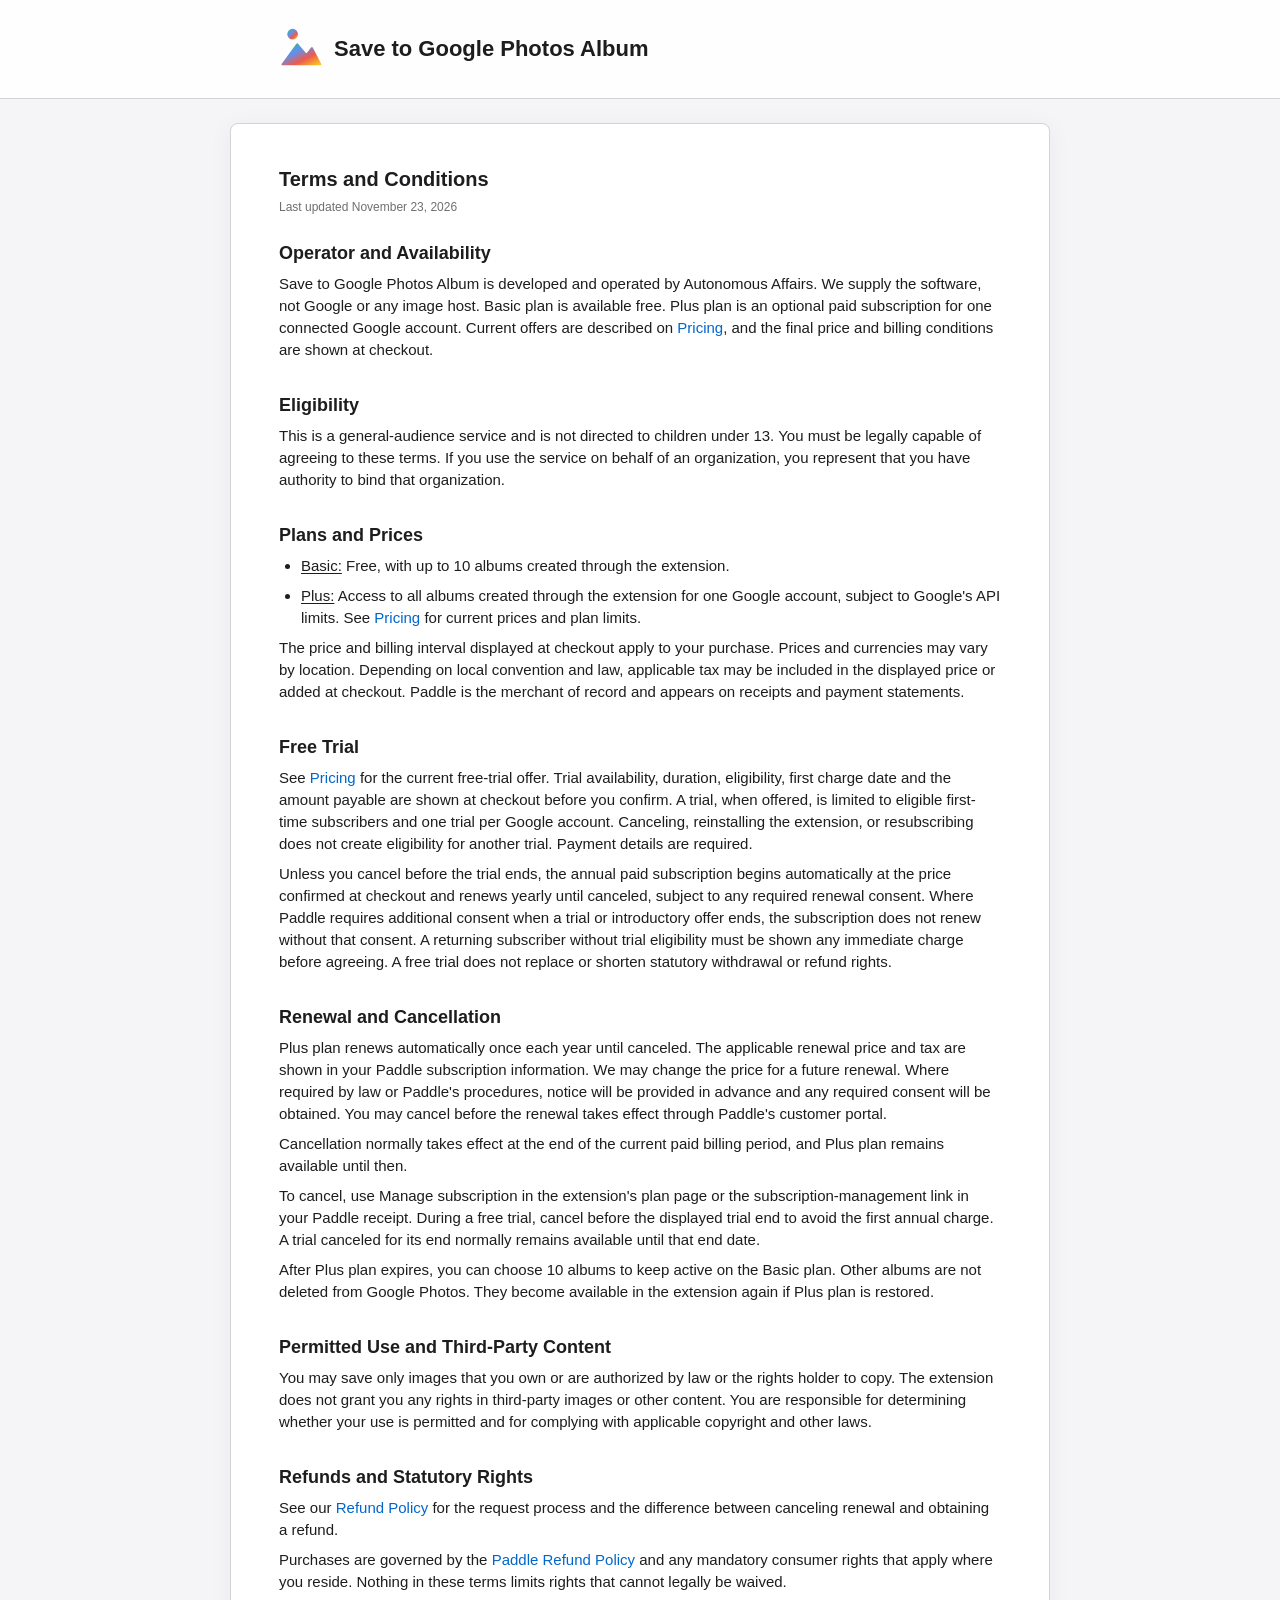
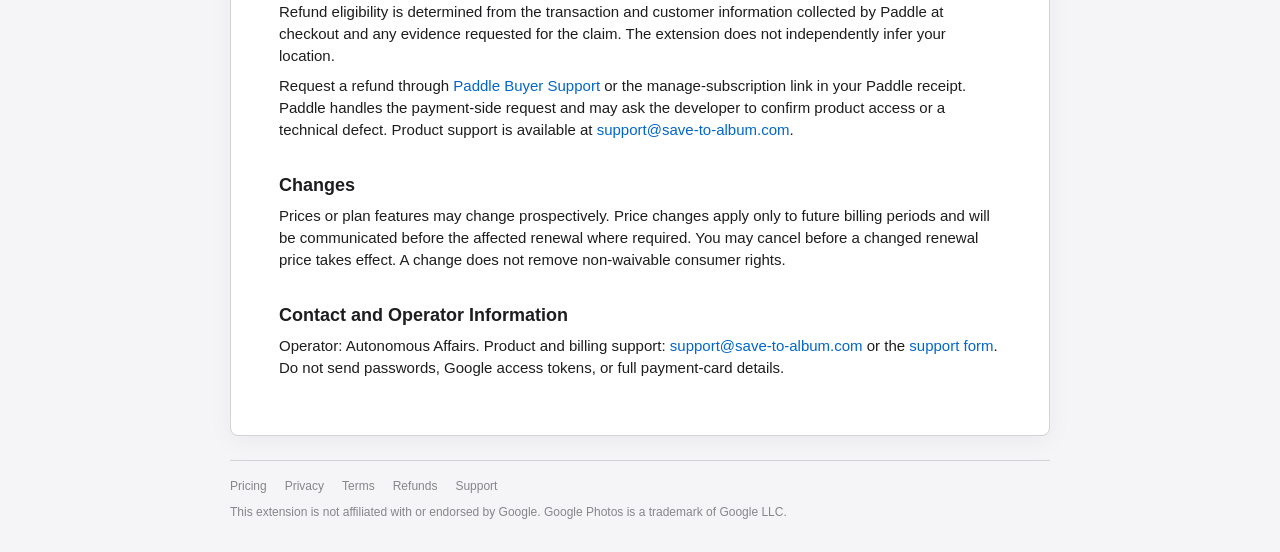
<file: terms/index.html>
<!doctype html>
<html lang="en">
  <head>
    <meta charset="utf-8">
    <meta name="viewport" content="width=device-width, initial-scale=1">
    <link rel="icon" href="../icon.svg" type="image/svg+xml">
    <link rel="canonical" href="https://save-to-album.com/terms/">
    <link rel="stylesheet" href="../styles.css?v=5e6a2d0b78b3">
    <title>Terms and Conditions | Save to Google Photos Album</title>
  </head>
  <body class="document-page">
    <header class="site-header">
      <nav class="site-nav" aria-label="Home">
        <a class="site-brand" href="../"><img src="../icon.svg" alt=""><span>Save to Google Photos Album</span></a>
      </nav>
    </header>

    <main>
      <header class="document-hero">
        <div class="page-width">
          <p class="eyebrow">Legal</p>
          <h1>Terms and Conditions</h1>
          <p class="updated">Last updated November 23, 2026</p>
        </div>
      </header>

      <div class="page-width document-layout">
        <aside class="document-aside">
          <strong>Plain-language terms</strong>
          <span>Plans, renewal, cancellation, refunds, and future changes.</span>
        </aside>

        <article class="document-content">
          <h2>Operator and Availability</h2>
          <p>Save to Google Photos Album is developed and operated by Autonomous Affairs. We supply the software, not Google or any image host. Basic plan is available free. Plus plan is an optional paid subscription for one connected Google account. Current offers are described on <a href="../#plans">Pricing</a>, and the final price and billing conditions are shown at checkout.</p>

          <h2>Eligibility</h2>
          <p>This is a general-audience service and is not directed to children under 13. You must be legally capable of agreeing to these terms. If you use the service on behalf of an organization, you represent that you have authority to bind that organization.</p>

          <h2>Plans and Prices</h2>
          <ul>
            <li><strong>Basic:</strong> Free, with up to 10 albums created through the extension.</li>
            <li><strong>Plus:</strong> Access to all albums created through the extension for one Google account, subject to Google's API limits. See <a href="../#plans">Pricing</a> for current prices and plan limits.</li>
          </ul>
          <p>The price and billing interval displayed at checkout apply to your purchase. Prices and currencies may vary by location. Depending on local convention and law, applicable tax may be included in the displayed price or added at checkout. Paddle is the merchant of record and appears on receipts and payment statements.</p>

          <h2>Free Trial</h2>
          <p>See <a href="../#plans">Pricing</a> for the current free-trial offer. Trial availability, duration, eligibility, first charge date and the amount payable are shown at checkout before you confirm. A trial, when offered, is limited to eligible first-time subscribers and one trial per Google account. Canceling, reinstalling the extension, or resubscribing does not create eligibility for another trial. Payment details are required.</p>
          <p>Unless you cancel before the trial ends, the annual paid subscription begins automatically at the price confirmed at checkout and renews yearly until canceled, subject to any required renewal consent. Where Paddle requires additional consent when a trial or introductory offer ends, the subscription does not renew without that consent. A returning subscriber without trial eligibility must be shown any immediate charge before agreeing. A free trial does not replace or shorten statutory withdrawal or refund rights.</p>

          <h2>Renewal and Cancellation</h2>
          <p>Plus plan renews automatically once each year until canceled. The applicable renewal price and tax are shown in your Paddle subscription information. We may change the price for a future renewal. Where required by law or Paddle's procedures, notice will be provided in advance and any required consent will be obtained. You may cancel before the renewal takes effect through Paddle's customer portal.</p>
          <p>Cancellation normally takes effect at the end of the current paid billing period, and Plus plan remains available until then.</p>
          <p>To cancel, use Manage subscription in the extension's plan page or the subscription-management link in your Paddle receipt. During a free trial, cancel before the displayed trial end to avoid the first annual charge. A trial canceled for its end normally remains available until that end date.</p>
          <p>After Plus plan expires, you can choose 10 albums to keep active on the Basic plan. Other albums are not deleted from Google Photos. They become available in the extension again if Plus plan is restored.</p>

          <h2>Permitted Use and Third-Party Content</h2>
          <p>You may save only images that you own or are authorized by law or the rights holder to copy. The extension does not grant you any rights in third-party images or other content. You are responsible for determining whether your use is permitted and for complying with applicable copyright and other laws.</p>

          <h2>Refunds and Statutory Rights</h2>
          <p>See our <a href="../refunds/">Refund Policy</a> for the request process and the difference between canceling renewal and obtaining a refund.</p>
          <p>Purchases are governed by the <a href="https://www.paddle.com/legal/refund-policy" target="_blank" rel="noopener">Paddle Refund Policy</a> and any mandatory consumer rights that apply where you reside. Nothing in these terms limits rights that cannot legally be waived.</p>
          <p>Refund eligibility is determined from the transaction and customer information collected by Paddle at checkout and any evidence requested for the claim. The extension does not independently infer your location.</p>
          <p>Request a refund through <a href="https://paddle.net" target="_blank" rel="noopener">Paddle Buyer Support</a> or the manage-subscription link in your Paddle receipt. Paddle handles the payment-side request and may ask the developer to confirm product access or a technical defect. Product support is available at <a href="mailto:support@save-to-album.com">support@save-to-album.com</a>.</p>

          <h2>Changes</h2>
          <p>Prices or plan features may change prospectively. Price changes apply only to future billing periods and will be communicated before the affected renewal where required. You may cancel before a changed renewal price takes effect. A change does not remove non-waivable consumer rights.</p>

          <h2>Contact and Operator Information</h2>
          <p>Operator: Autonomous Affairs. Product and billing support: <a href="mailto:support@save-to-album.com">support@save-to-album.com</a> or the <a href="../support/">support form</a>. Do not send passwords, Google access tokens, or full payment-card details.</p>
        </article>
      </div>
    </main>

    <footer class="home-footer">
      <nav aria-label="Footer navigation"><a href="../#plans">Pricing</a><a href="../privacy/">Privacy</a><a href="./">Terms</a><a href="../refunds/">Refunds</a><a href="../support/">Support</a></nav>
      <p>This extension is not affiliated with or endorsed by Google. Google Photos is a trademark of Google LLC.</p>
    </footer>
  </body>
</html>
</file>
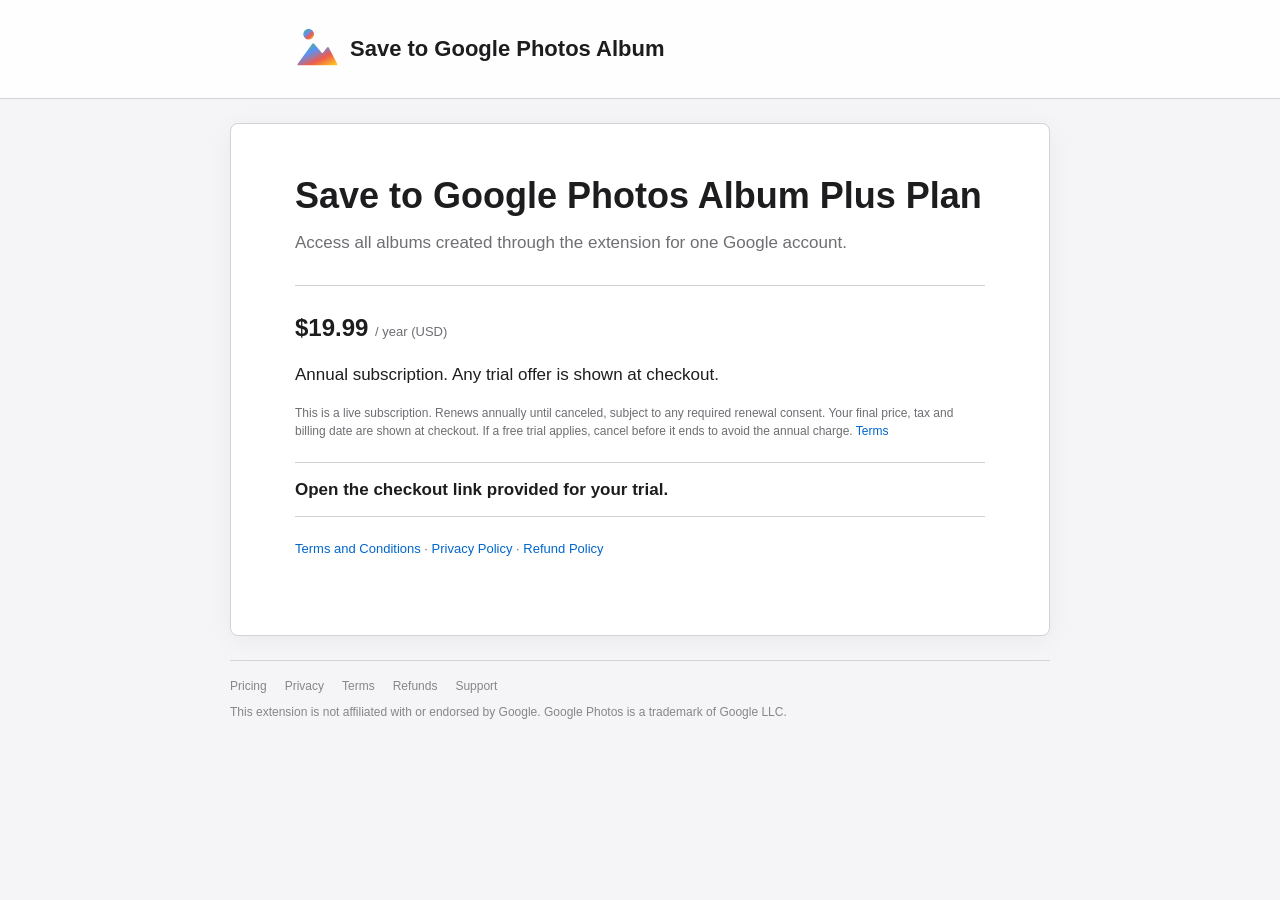
<file: checkout/live-test/index.html>
<!doctype html>
<html lang="en">
  <head>
    <meta charset="utf-8">
    <meta name="viewport" content="width=device-width, initial-scale=1">
    <meta name="robots" content="noindex, nofollow">
    <link rel="icon" href="../../icon.svg" type="image/svg+xml">
    <link rel="stylesheet" href="../../styles.css?v=5e6a2d0b78b3">
    <title>Live Checkout | Save to Google Photos Album</title>
    <script src="https://cdn.paddle.com/paddle/v2/paddle.js"></script>
    <script src="config.js?v=b6ab6e2eb26c"></script>
  </head>
  <body class="checkout-page">
    <header class="site-header">
      <nav class="site-nav" aria-label="Home">
        <a class="site-brand" href="../../"><img src="../../icon.svg" alt=""><span>Save to Google Photos Album</span></a>
      </nav>
    </header>
    <main class="checkout-shell">
      <section class="checkout-copy">
        <p class="eyebrow">Live checkout</p>
        <h1>Save to Google Photos Album Plus Plan</h1>
        <p>Access all albums created through the extension for one Google account.</p>
      </section>
      <section class="checkout-panel" aria-labelledby="checkout-price">
        <p id="checkout-price" class="checkout-price">$19.99 <span>/ year (USD)</span></p>
        <p>Annual subscription. Any trial offer is shown at checkout.</p>
        <p class="renewal-disclosure">This is a live subscription. Renews annually until canceled, subject to any required renewal consent. Your final price, tax and billing date are shown at checkout. If a free trial applies, cancel before it ends to avoid the annual charge. <a href="../../terms/">Terms</a></p>
        <p id="status" class="checkout-status" role="status">Preparing secure checkout...</p>
        <p class="checkout-links"><a href="../../terms/">Terms and Conditions</a> &middot; <a href="../../privacy/">Privacy Policy</a> &middot; <a href="../../refunds/">Refund Policy</a></p>
      </section>
    </main>
    <footer class="home-footer">
      <nav aria-label="Footer navigation"><a href="../../#plans">Pricing</a><a href="../../privacy/">Privacy</a><a href="../../terms/">Terms</a><a href="../../refunds/">Refunds</a><a href="../../support/">Support</a></nav>
      <p>This extension is not affiliated with or endorsed by Google. Google Photos is a trademark of Google LLC.</p>
    </footer>
    <script src="../checkout.js?v=d6591969898f"></script>
  </body>
</html>
</file>
<file: styles.css>
:root {
  color-scheme: light;
  --ink: #1d1d1f;
  --muted: #6e6e73;
  --quiet: #86868b;
  --line: #d2d2d7;
  --page: #f5f5f7;
  --blue: #0066cc;
  font-family: -apple-system, BlinkMacSystemFont, "SF Pro Text", "Helvetica Neue", Arial, Pretendard, sans-serif;
  color: var(--ink);
  background: var(--page);
}

* {
  box-sizing: border-box;
}

body {
  margin: 0;
  padding: 0;
  background: var(--page);
  color: var(--ink);
  font-size: 17px;
  line-height: 1.47059;
  letter-spacing: 0;
  -webkit-font-smoothing: antialiased;
}

a {
  color: var(--blue);
  text-decoration: none;
}

a:hover {
  text-decoration: underline;
}

a:focus-visible,
.button:focus-visible {
  outline: 3px solid rgba(0, 125, 250, 0.45);
  outline-offset: 3px;
}

img {
  display: block;
  max-width: 100%;
}

.site-header {
  border-bottom: 1px solid var(--line);
  background: rgba(255, 255, 255, 0.92);
}

.site-nav {
  width: min(calc(100% - 40px), 760px);
  min-height: 98px;
  margin: 0 auto;
  display: flex;
  align-items: center;
  justify-content: flex-start;
  gap: 24px;
}

.home-page .site-nav {
  width: min(calc(100% - 96px), 664px);
}

.document-page .site-nav {
  width: min(calc(100% - 96px), 724px);
}

.checkout-page .site-nav {
  width: min(calc(100% - 168px), 692px);
}

.site-brand {
  display: inline-flex;
  align-items: center;
  gap: 12px;
  color: var(--ink);
  font-family: inherit;
  font-size: 22px;
  font-weight: 600;
  line-height: 1.18182;
  text-decoration: none;
  min-width: 0;
  white-space: normal;
  overflow-wrap: anywhere;
}

.site-brand:hover {
  text-decoration: none;
}

.site-brand img {
  flex-shrink: 0;
  width: 44px;
  height: 44px;
}

.visually-hidden {
  position: absolute;
  width: 1px;
  height: 1px;
  padding: 0;
  margin: -1px;
  overflow: hidden;
  clip: rect(0, 0, 0, 0);
  white-space: nowrap;
  border: 0;
}

/* Homepage */
.home-shell {
  max-width: 760px;
  margin: 16px auto 0;
}

.home-card,
body > main:not(.home-shell):not(.checkout-shell):not(.support-shell) {
  overflow: hidden;
  border: 1px solid var(--line);
  border-radius: 8px;
  background: #ffffff;
  box-shadow: 0 4px 24px rgba(0, 0, 0, 0.05);
}

.home-card {
  padding: 16px 48px 44px;
  border: 0;
  border-radius: 0;
  box-shadow: none;
  background: transparent;
}

.product-title {
  margin: 0 0 16px;
  font-size: 30px;
  line-height: 1.2;
}

.operator-note {
  color: var(--muted);
  font-size: 14px;
}

.home-brand {
  display: flex;
  align-items: center;
  gap: 14px;
}

.home-brand img {
  width: 44px;
  height: 44px;
  flex: 0 0 auto;
}

.home-brand h1 {
  margin: 0;
  font-size: 32px;
  font-weight: 650;
  line-height: 1.2;
}

.tagline {
  max-width: 620px;
  margin: 0;
  color: var(--ink);
  font-size: 21px;
  font-weight: 600;
  line-height: 1.33337;
}

.tagline sup {
  position: relative;
  top: -0.15em;
  font-size: 0.58em;
  line-height: 0;
}

.home-actions {
  display: flex;
  flex-wrap: wrap;
  justify-content: center;
  gap: 10px;
}

.button {
  display: inline-flex;
  min-height: 40px;
  align-items: center;
  justify-content: center;
  padding: 0 18px;
  border-radius: 999px;
  font-size: 14px;
  font-weight: 400;
  line-height: 1.17648;
  text-decoration: none;
}

.button:hover {
  text-decoration: none;
}

.button.primary {
  background: #0071e3;
  color: #ffffff;
}

.button.secondary {
  background: #e8e8ed;
  color: var(--ink);
}

.button:active {
  opacity: 0.72;
}

.product-notes {
  max-width: 620px;
  margin: 12px 0 0;
  padding: 0;
  color: var(--quiet);
  font-size: 11px;
  line-height: 1.45;
  list-style: none;
}

.product-notes li {
  position: relative;
  margin: 2px 0;
  padding-left: 11px;
}

.product-notes li::before {
  position: absolute;
  left: 0;
  content: "*";
}

.home-section {
  margin-top: 34px;
}

.home-section h2 {
  margin: 0 0 8px;
  font-size: 22px;
  font-weight: 600;
  line-height: 1.16667;
}

.home-section h3 {
  margin: 0 0 2px;
  font-size: 17px;
  font-weight: 600;
  line-height: 1.23536;
}

.home-section p,
.home-section ul,
.home-section ol {
  margin: 8px 0;
}

.home-section ul {
  padding-left: 22px;
}

.home-section li {
  margin: 5px 0;
}

.demo-section {
  margin-top: 22px;
}

.install-section {
  margin-top: 32px;
  padding-top: 0;
}

.install-section .button {
  min-height: 44px;
  padding: 0 22px;
  font-size: 15px;
}

.demo-media {
  overflow: hidden;
  margin: 0;
  border: 1px solid var(--line);
  border-radius: 8px;
  background: var(--page);
}

.demo-media img {
  width: 100%;
  height: auto;
  aspect-ratio: 8 / 5;
  object-fit: contain;
}

.plans-grid {
  display: grid;
  grid-template-columns: repeat(2, minmax(0, 1fr));
  overflow: hidden;
  margin-top: 12px;
  border: 1px solid var(--line);
  border-radius: 8px;
}

.plan-option {
  min-width: 0;
  padding: 22px;
}

.plan-option + .plan-option {
  border-left: 1px solid var(--line);
}

.plan-option h3 {
  font-size: 17px;
}

.plan-option h3 span {
  margin-left: 3px;
  color: var(--quiet);
  font-size: 12px;
  font-weight: 400;
}

.plan-price {
  margin: 14px 0 18px !important;
  font-size: 28px;
  font-weight: 600;
  line-height: 1.14286;
}

.plan-price span {
  display: inline;
  margin-left: 3px;
  color: var(--quiet);
  font-size: 12px;
  font-weight: 400;
}

.plan-option ul {
  margin-bottom: 0;
  color: var(--muted);
  font-size: 14px;
  line-height: 1.5;
}

.plan-note {
  margin: 18px 0 0 !important;
  color: var(--quiet) !important;
  font-size: 12px !important;
  line-height: 1.5;
}

.renewal-disclosure {
  margin: 16px 0 0 !important;
  color: var(--muted) !important;
  font-size: 12px !important;
  line-height: 1.5;
}

.checkout-panel > .renewal-disclosure {
  margin-top: 10px !important;
}

.home-footer {
  width: min(calc(100% - 40px), 820px);
  margin: 24px auto 0;
  padding: 17px 0 32px;
  border-top: 1px solid var(--line);
  color: var(--quiet);
  text-align: left;
}

.home-footer nav {
  display: flex;
  flex-wrap: wrap;
  gap: 18px;
  font-size: 12px;
  line-height: 1.33337;
}

.home-footer a {
  color: var(--quiet);
}

.home-footer p {
  margin: 10px 0 0;
  font-size: 12px;
  line-height: 1.33337;
}

/* Privacy and terms */
body > main:not(.home-shell):not(.checkout-shell):not(.support-shell) {
  max-width: 820px;
  margin: 24px auto 0;
  padding: 0;
}

.document-hero {
  padding: 42px 48px 0;
}

.document-hero .page-width,
.document-layout {
  width: auto;
  max-width: none;
  margin: 0;
}

.eyebrow,
.document-aside {
  display: none;
}

.document-hero h1 {
  margin: 0;
  font-size: 20px;
  font-weight: 600;
  line-height: 1.33337;
}

.updated {
  margin: 6px 0 0;
  color: var(--muted);
  font-size: 12px;
  line-height: 1.33337;
}

.document-layout {
  display: block;
  padding: 26px 48px 48px;
}

.document-content {
  overflow-wrap: anywhere;
  font-size: 15px;
  line-height: 1.46667;
}

main :is(p, li, dd) :is(strong, b) {
  font-weight: inherit;
  text-decoration-line: underline;
  text-underline-offset: 0.15em;
}

.document-content h2 {
  margin: 32px 0 8px;
  font-size: 18px;
  font-weight: 600;
  line-height: 1.33337;
}

.document-content h2:first-child {
  margin-top: 0;
}

.document-content p,
.document-content ul {
  margin: 8px 0;
}

.document-content ul {
  padding-left: 22px;
}

.document-content li + li {
  margin-top: 8px;
}

.document-content code {
  padding: 1px 4px;
  border-radius: 3px;
  background: #f2f4f6;
  font-size: 0.92em;
}

.faq-index {
  padding-bottom: 24px;
  border-bottom: 1px solid var(--line);
}

.faq-index ul {
  margin: 0;
}

.faq-answers section {
  padding-top: 28px;
}

.faq-answers h2,
.faq-index {
  scroll-margin-top: 32px;
}

/* Checkout */
.checkout-page {
  min-height: 100vh;
}

.checkout-shell {
  width: min(calc(100% - 40px), 820px);
  margin: 24px auto 0;
  padding: 52px 64px 64px;
  border: 1px solid var(--line);
  border-radius: 8px;
  background: #ffffff;
  box-shadow: 0 4px 24px rgba(0, 0, 0, 0.05);
}

.checkout-copy h1 {
  margin: 0;
  font-size: 36px;
  font-weight: 600;
  line-height: 1.1;
}

.checkout-copy > p:last-child {
  margin: 14px 0 0;
  color: var(--muted);
}

.checkout-panel {
  margin-top: 30px;
  padding-top: 24px;
  border-top: 1px solid var(--line);
}

.checkout-price {
  margin: 0;
  font-size: 24px;
  font-weight: 700;
  white-space: nowrap;
}

.checkout-price span {
  display: inline;
  color: var(--muted);
  font-size: 13px;
  font-weight: 400;
}

.checkout-status {
  margin: 22px 0;
  padding: 14px 0;
  border-top: 1px solid var(--line);
  border-bottom: 1px solid var(--line);
  font-weight: 700;
}

.checkout-links {
  color: var(--muted);
  font-size: 13px;
}

/* Support */
.support-page .site-nav {
  width: min(calc(100% - 96px), 724px);
}

.support-shell {
  width: min(calc(100% - 40px), 820px);
  margin: 24px auto 0;
  padding: 42px 48px 24px;
  border: 1px solid var(--line);
  border-radius: 8px;
  background: #ffffff;
  box-shadow: 0 4px 24px rgba(0, 0, 0, 0.05);
}

.support-heading h1 {
  margin: 0;
  font-size: 30px;
  font-weight: 600;
  line-height: 1.2;
}

.support-heading p {
  margin: 8px 0 0;
  color: var(--muted);
  font-size: 14px;
}

.support-form {
  display: grid;
  grid-template-columns: 1fr;
  gap: 8px;
  margin-top: 18px;
}

.support-form > label:not(.technical-option) {
  margin-top: 12px;
  font-size: 14px;
  font-weight: 600;
}

.support-form > label:first-child {
  margin-top: 0;
}

.support-form input[type="text"],
.support-form input[type="email"],
.support-form select,
.support-form textarea {
  width: 100%;
  border: 1px solid #b8b8bd;
  border-radius: 6px;
  background: #ffffff;
  color: var(--ink);
  font: inherit;
  font-size: 15px;
}

.support-form input[type="text"],
.support-form input[type="email"],
.support-form select {
  min-height: 42px;
  padding: 8px 11px;
}

.support-form textarea {
  min-height: 92px;
  padding: 10px 11px;
  line-height: 1.45;
  resize: vertical;
}

.support-form input:focus,
.support-form select:focus,
.support-form textarea:focus {
  border-color: #0071e3;
  outline: 3px solid rgba(0, 113, 227, 0.16);
}

.optional {
  color: var(--quiet);
  font-size: 12px;
  font-weight: 400;
}

.technical-option {
  display: flex;
  align-items: center;
  gap: 9px;
  margin-top: 16px;
  font-size: 14px;
}

.technical-option input {
  width: 16px;
  height: 16px;
  margin: 0;
}

.form-note,
.support-fallback,
.form-status {
  color: var(--quiet);
  font-size: 12px;
  line-height: 1.5;
}

.form-note {
  margin: 0;
}

.form-actions {
  display: flex;
  flex-wrap: wrap;
  gap: 10px;
  margin-top: 18px;
}

.form-actions .button {
  border: 0;
  cursor: pointer;
}

.form-status {
  min-height: 18px;
  margin: 2px 0 0;
}

.form-status:empty {
  display: none;
}

.support-fallback {
  margin: 22px 0 0;
  padding-top: 18px;
  border-top: 1px solid var(--line);
}

@media (max-width: 600px) {
  body {
    background: #ffffff;
  }

  .site-nav {
    width: 100%;
    min-height: 0;
    padding: 14px 20px;
    align-items: center;
  }

  .home-page .site-nav,
  .document-page .site-nav,
  .support-page .site-nav,
  .checkout-page .site-nav {
    width: 100%;
    padding-right: 24px;
    padding-left: 24px;
  }

  .site-brand {
    font-size: 17px;
  }

  .site-brand img {
    width: 36px;
    height: 36px;
  }

  .home-shell,
  body > main:not(.home-shell):not(.checkout-shell):not(.support-shell),
  .checkout-shell,
  .support-shell {
    margin-top: 0;
  }

  .home-card,
  body > main:not(.home-shell):not(.checkout-shell):not(.support-shell),
  .checkout-shell,
  .support-shell {
    width: 100%;
    padding-right: 24px;
    padding-left: 24px;
    border: 0;
    border-radius: 0;
    box-shadow: none;
  }

  .home-card,
  .checkout-shell,
  .support-shell {
    padding-top: 32px;
    padding-bottom: 32px;
  }

  .support-shell {
    padding-bottom: 24px;
  }

  .home-card {
    padding-top: 24px;
  }

  .home-brand {
    align-items: flex-start;
  }

  .home-brand h1 {
    font-size: 27px;
  }

  .tagline {
    font-size: 16px;
  }

  .plans-grid {
    grid-template-columns: 1fr;
  }

  .plan-option + .plan-option {
    border-top: 1px solid var(--line);
    border-left: 0;
  }

  .home-footer {
    width: 100%;
    margin-top: 16px;
    padding: 17px 24px 28px;
    background: var(--page);
  }

  .document-hero {
    padding: 32px 24px 0;
  }

  .document-hero h1 {
    font-size: 20px;
    line-height: 1.33337;
  }

  .document-layout {
    padding: 22px 24px 44px;
  }

  .checkout-copy h1 {
    font-size: 30px;
    line-height: 1.125;
  }

  .support-heading h1 {
    font-size: 26px;
  }
}
</file>
